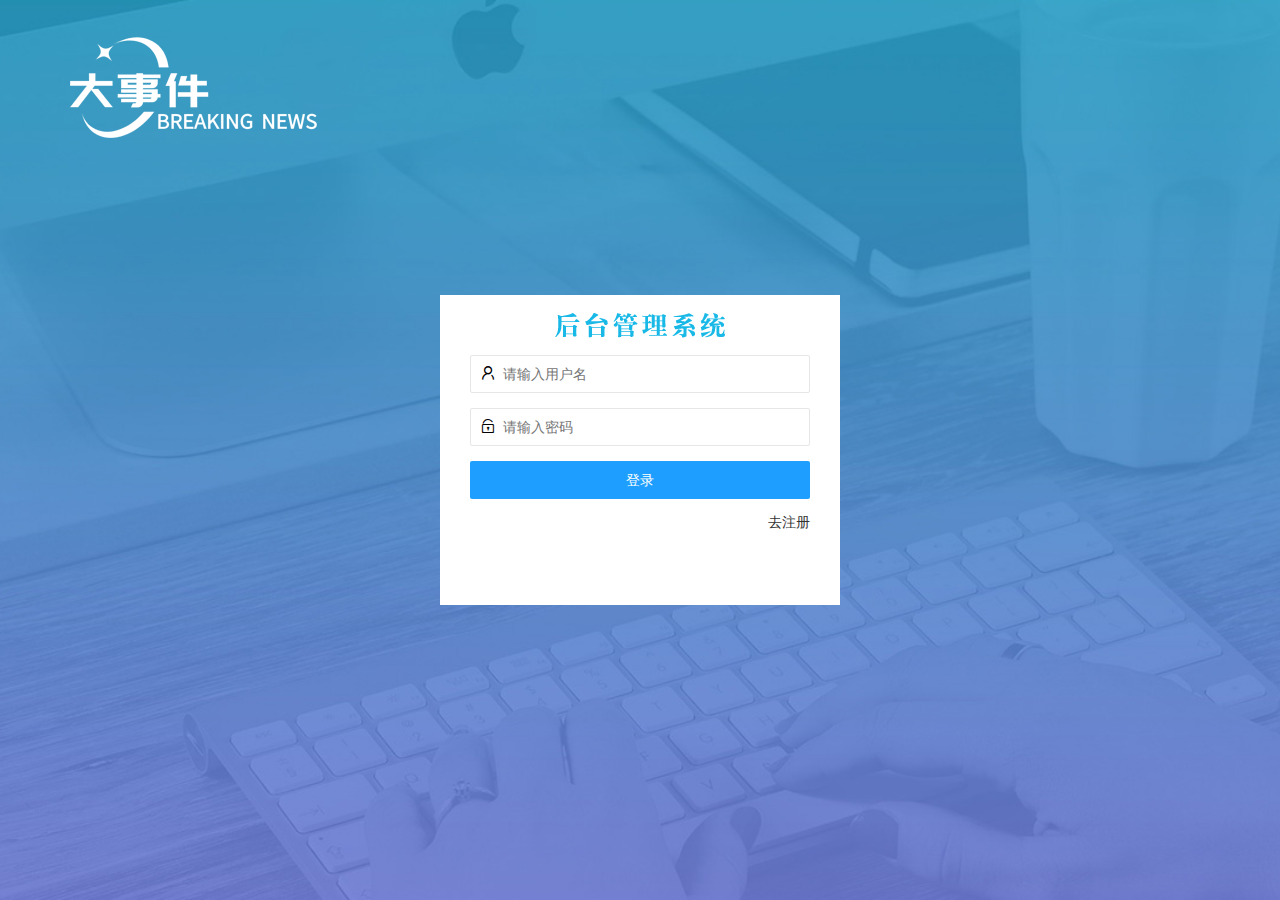
<file: login.html>
<!DOCTYPE html>
<html lang="en">

<head>
    <meta charset="UTF-8">
    <meta name="viewport" content="width=device-width, initial-scale=1.0">
    <title>大事件-注册登陆</title>
    <!-- 引入layui样式 -->
    <link rel="stylesheet" href="/assets/lib/layui/css/layui.css">
    <!-- 引入自定义样式 -->
    <link rel="stylesheet" href="/assets/css/login.css">
</head>

<body>
    <!-- logo -->
    <div class="layui-main logo">
        <img src="/assets/images/logo2.png" alt="" />
    </div>
    <!-- login面板 -->
    <div class="login-box">
        <!-- 标题 -->
        <div class="loginbox-tittle"></div>

        <!-- login -->
        <div class="login">
            <!-- 登录的表单 -->
            <form class="layui-form" id="form_login">
                <div class="layui-form-item">
                    <i class="layui-icon layui-icon-username"></i>
                    <input type="text" name="username" required lay-verify="required" placeholder="请输入用户名"
                        autocomplete="off" class="layui-input" />
                </div>
                <div class="layui-form-item">
                    <i class="layui-icon layui-icon-password"></i>
                    <input type="password" name="password" required lay-verify="required|pwd" placeholder="请输入密码"
                        autocomplete="off" class="layui-input" />
                </div>
                <div class="layui-form-item">
                    <button class="layui-btn layui-btn-fluid layui-btn-normal" lay-submit>登录</button>
                </div>
                <div class="layui-form-item link">
                    <a href="javascript:;" id="to_reg">去注册</a>
                </div>
            </form>
        </div>

        <!-- reg -->
        <div class="reg">
            <!-- 注册的表单 -->
            <form class="layui-form" id="form_reg">
                <div class="layui-form-item">
                    <i class="layui-icon layui-icon-username"></i>
                    <input type="text" name="username" required lay-verify="required" placeholder="请输入用户名"
                        autocomplete="off" class="layui-input" />
                </div>
                <div class="layui-form-item">
                    <i class="layui-icon layui-icon-password"></i>
                    <input type="password" name="password" required lay-verify="required|pwd" placeholder="请输入密码"
                        autocomplete="off" class="layui-input" />
                </div>
                <div class="layui-form-item">
                    <i class="layui-icon layui-icon-password"></i>
                    <input type="password" name="repassword" required lay-verify="required|pwd|repwd"
                        placeholder="请再次确认密码" autocomplete="off" class="layui-input" />
                </div>
                <div class="layui-form-item">
                    <button class="layui-btn layui-btn-fluid layui-btn-normal" lay-submit>注册</button>
                </div>
                <div class="layui-form-item link">
                    <a href="javascript:;" id="to_log">去登录</a>
                </div>
            </form>
        </div>
    </div>


    <!-- 引入 layui JS -->
    <script src="/assets/lib/layui/layui.all.js"></script>
    <!-- 引入 jQuery -->
    <script src="/assets/lib/jquery.js"></script>
    <!-- 引入 基于jQuery的 自封装的 baseAPI.js -->
    <script src="/assets/js/baseAPI.js"></script>
    <!-- 引入 自定义js -->
    <script src="/assets/js/login.js"></script>
</body>

</html>
</file>
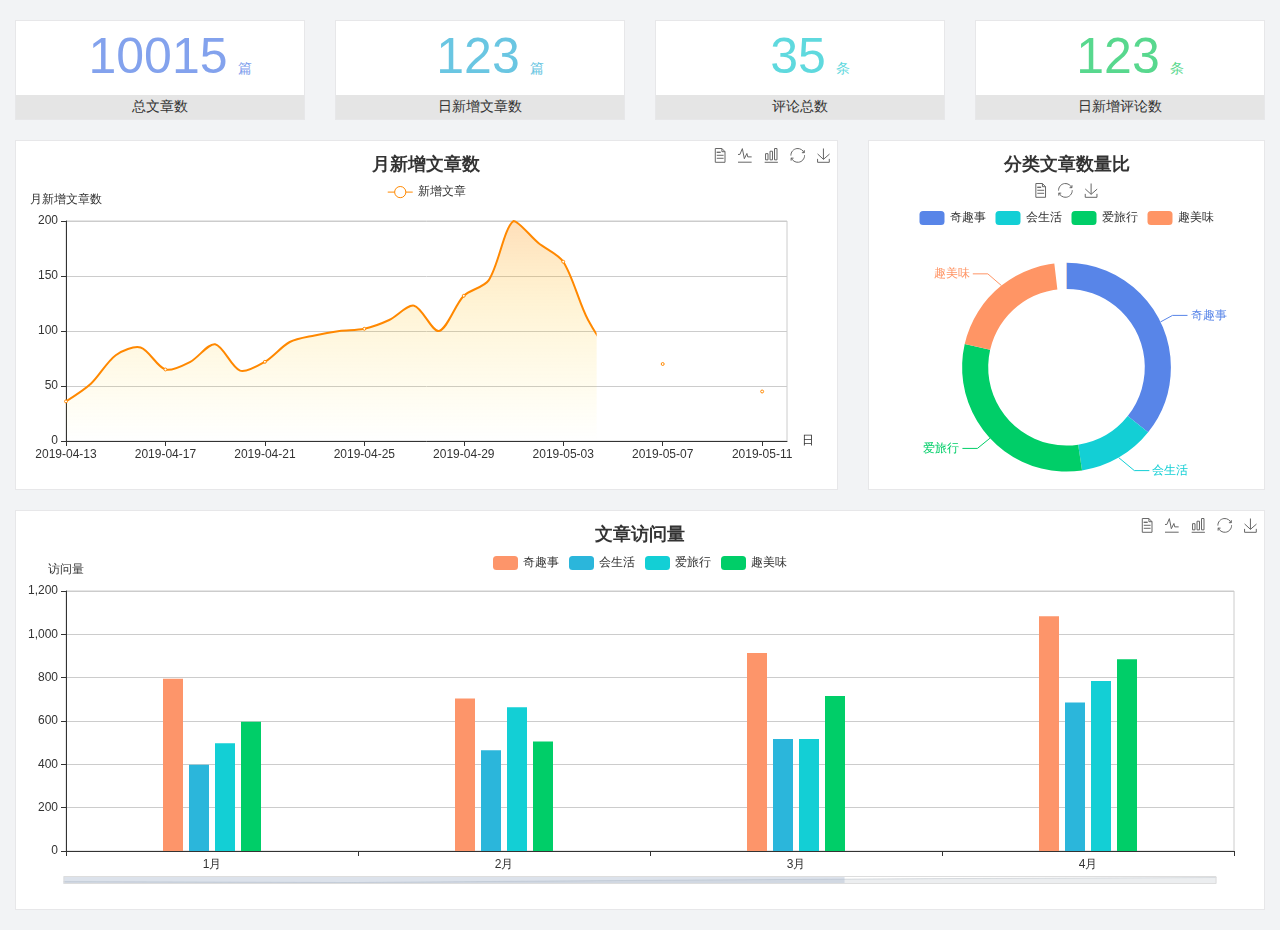
<file: home/dashboard.html>
<!DOCTYPE html>
<html lang="en">

<head>
  <meta charset="UTF-8">
  <meta name="viewport" content="width=device-width, initial-scale=1.0">
  <meta http-equiv="X-UA-Compatible" content="ie=edge">
  <title>图表统计</title>
  <link rel="stylesheet" href="../../assets/lib/bootstrap.css" />
  <link rel="stylesheet" href="../../assets/lib/main.css" />
  <script src="../../assets/lib/jquery.js"></script>
  <script type="text/javascript" src="../../assets/lib/echarts.min.js"></script>
</head>

<body>
  <div class="container-fluid">
    <div class="row spannel_list">
      <div class="col-sm-3 col-xs-6">
        <div class="spannel">
          <em>10015</em><span>篇</span>
          <b>总文章数</b>
        </div>
      </div>
      <div class="col-sm-3 col-xs-6">
        <div class="spannel scolor01">
          <em>123</em><span>篇</span>
          <b>日新增文章数</b>
        </div>
      </div>
      <div class="col-sm-3 col-xs-6">
        <div class="spannel scolor02">
          <em>35</em><span>条</span>
          <b>评论总数</b>
        </div>
      </div>
      <div class="col-sm-3 col-xs-6">
        <div class="spannel scolor03">
          <em>123</em><span>条</span>
          <b>日新增评论数</b>
        </div>
      </div>
    </div>
  </div>

  <div class="container-fluid">
    <div class="row curve-pie">
      <div class="col-lg-8 col-md-8">
        <div class="gragh_pannel" id="curve_show"></div>
      </div>
      <div class="col-lg-4 col-md-4">
        <div class="gragh_pannel" id="pie_show"></div>
      </div>
    </div>
  </div>

  <div class="container-fluid">
    <div class="column_pannel" id="column_show"></div>
  </div>

  <script>
    var oChart = echarts.init(document.getElementById('curve_show'));
    var aList_all = [
      { 'count': 36, 'date': '2019-04-13' },
      { 'count': 52, 'date': '2019-04-14' },
      { 'count': 78, 'date': '2019-04-15' },
      { 'count': 85, 'date': '2019-04-16' },
      { 'count': 65, 'date': '2019-04-17' },
      { 'count': 72, 'date': '2019-04-18' },
      { 'count': 88, 'date': '2019-04-19' },
      { 'count': 64, 'date': '2019-04-20' },
      { 'count': 72, 'date': '2019-04-21' },
      { 'count': 90, 'date': '2019-04-22' },
      { 'count': 96, 'date': '2019-04-23' },
      { 'count': 100, 'date': '2019-04-24' },
      { 'count': 102, 'date': '2019-04-25' },
      { 'count': 110, 'date': '2019-04-26' },
      { 'count': 123, 'date': '2019-04-27' },
      { 'count': 100, 'date': '2019-04-28' },
      { 'count': 132, 'date': '2019-04-29' },
      { 'count': 146, 'date': '2019-04-30' },
      { 'count': 200, 'date': '2019-05-01' },
      { 'count': 180, 'date': '2019-05-02' },
      { 'count': 163, 'date': '2019-05-03' },
      { 'count': 110, 'date': '2019-05-04' },
      { 'count': 80, 'date': '2019-05-05' },
      { 'count': 82, 'date': '2019-05-06' },
      { 'count': 70, 'date': '2019-05-07' },
      { 'count': 65, 'date': '2019-05-08' },
      { 'count': 54, 'date': '2019-05-09' },
      { 'count': 40, 'date': '2019-05-10' },
      { 'count': 45, 'date': '2019-05-11' },
      { 'count': 38, 'date': '2019-05-12' },
    ];

    let aCount = [];
    let aDate = [];

    for (var i = 0; i < aList_all.length; i++) {
      aCount.push(aList_all[i].count);
      aDate.push(aList_all[i].date);
    }

    var chartopt = {
      title: {
        text: '月新增文章数',
        left: 'center',
        top: '10'
      },
      tooltip: {
        trigger: 'axis'
      },
      legend: {
        data: ['新增文章'],
        top: '40'
      },
      toolbox: {
        show: true,
        feature: {
          mark: { show: true },
          dataView: { show: true, readOnly: false },
          magicType: { show: true, type: ['line', 'bar'] },
          restore: { show: true },
          saveAsImage: { show: true }
        }
      },
      calculable: true,
      xAxis: [
        {
          name: '日',
          type: 'category',
          boundaryGap: false,
          data: aDate
        }
      ],
      yAxis: [
        {
          name: '月新增文章数',
          type: 'value'
        }
      ],
      series: [
        {
          name: '新增文章',
          type: 'line',
          smooth: true,
          itemStyle: { normal: { areaStyle: { type: 'default' }, color: '#f80' }, lineStyle: { color: '#f80' } },
          data: aCount
        }],
      areaStyle: {
        normal: {
          color: new echarts.graphic.LinearGradient(0, 0, 0, 1, [{
            offset: 0,
            color: 'rgba(255,136,0,0.39)'
          }, {
            offset: .34,
            color: 'rgba(255,180,0,0.25)'
          }, {
            offset: 1,
            color: 'rgba(255,222,0,0.00)'
          }])

        }
      },
      grid: {
        show: true,
        x: 50,
        x2: 50,
        y: 80,
        height: 220
      }
    };

    oChart.setOption(chartopt);


    var oPie = echarts.init(document.getElementById('pie_show'));
    var oPieopt =
    {
      title: {
        top: 10,
        text: '分类文章数量比',
        x: 'center'
      },
      tooltip: {
        trigger: 'item',
        formatter: "{a} <br/>{b} : {c} ({d}%)"
      },
      color: ['#5885e8', '#13cfd5', '#00ce68', '#ff9565'],
      legend: {
        x: 'center',
        top: 65,
        data: ['奇趣事', '会生活', '爱旅行', '趣美味']
      },
      toolbox: {
        show: true,
        x: 'center',
        top: 35,
        feature: {
          mark: { show: true },
          dataView: { show: true, readOnly: false },
          magicType: {
            show: true,
            type: ['pie', 'funnel'],
            option: {
              funnel: {
                x: '25%',
                width: '50%',
                funnelAlign: 'left',
                max: 1548
              }
            }
          },
          restore: { show: true },
          saveAsImage: { show: true }
        }
      },
      calculable: true,
      series: [
        {
          name: '访问来源',
          type: 'pie',
          radius: ['45%', '60%'],
          center: ['50%', '65%'],
          data: [
            { value: 300, name: '奇趣事' },
            { value: 100, name: '会生活' },
            { value: 260, name: '爱旅行' },
            { value: 180, name: '趣美味' }
          ]
        }
      ]
    };
    oPie.setOption(oPieopt);



    var oColumn = this.echarts.init(document.getElementById('column_show'));
    var oColumnopt =
    {
      title: {
        text: '文章访问量',
        left: 'center',
        top: '10'
      },
      tooltip: {
        trigger: 'axis'
      },
      legend: {
        data: ['奇趣事', '会生活', '爱旅行', '趣美味'],
        top: '40'
      },
      toolbox: {
        show: true,
        feature: {
          mark: { show: true },
          dataView: { show: true, readOnly: false },
          magicType: { show: true, type: ['line', 'bar'] },
          restore: { show: true },
          saveAsImage: { show: true }
        }
      },
      calculable: true,
      xAxis: [
        {
          type: 'category',
          data: ['1月', '2月', '3月', '4月', '5月']
        }
      ],
      yAxis: [
        {
          name: '访问量',
          type: 'value'
        }
      ],
      series: [
        {
          name: '奇趣事',
          type: 'bar',
          barWidth: 20,
          itemStyle: {
            normal: { areaStyle: { type: 'default' }, color: '#fd956a' }
          },
          data: [800, 708, 920, 1090, 1200]
        },
        {
          name: '会生活',
          type: 'bar',
          barWidth: 20,
          itemStyle: {
            normal: { areaStyle: { type: 'default' }, color: '#2bb6db' }
          },
          data: [400, 468, 520, 690, 800]
        },
        {
          name: '爱旅行',
          type: 'bar',
          barWidth: 20,
          itemStyle: {
            normal: { areaStyle: { type: 'default' }, color: '#13cfd5' }
          },
          data: [500, 668, 520, 790, 900]
        },
        {
          name: '趣美味',
          type: 'bar',
          barWidth: 20,
          itemStyle: {
            normal: { areaStyle: { type: 'default' }, color: '#00ce68' }
          },
          data: [600, 508, 720, 890, 1000]
        }
      ],
      grid: {
        show: true,
        x: 50,
        x2: 30,
        y: 80,
        height: 260
      },
      dataZoom: [//给x轴设置滚动条
        {
          start: 0,//默认为0
          end: 100 - 1000 / 31,//默认为100
          type: 'slider',
          show: true,
          xAxisIndex: [0],
          handleSize: 0,//滑动条的 左右2个滑动条的大小
          height: 8,//组件高度
          left: 45, //左边的距离
          right: 50,//右边的距离
          bottom: 26,//右边的距离
          handleColor: '#ddd',//h滑动图标的颜色
          handleStyle: {
            borderColor: "#cacaca",
            borderWidth: "1",
            shadowBlur: 2,
            background: "#ddd",
            shadowColor: "#ddd",
          }
        }]
    };
    oColumn.setOption(oColumnopt);
  </script>
</body>

</html>
</file>
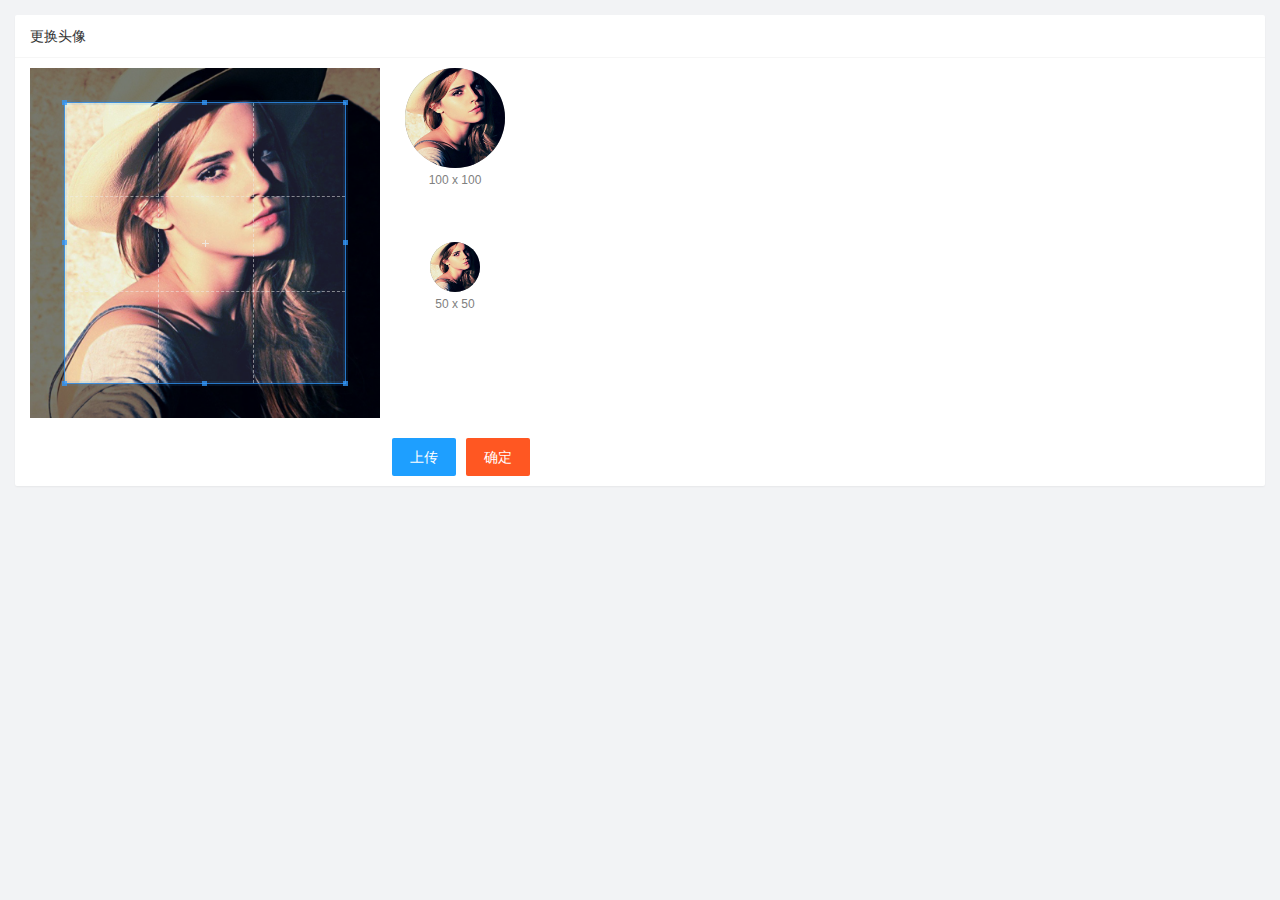
<file: user/userAvatar.html>
<!DOCTYPE html>
<html lang="en">

<head>
    <meta charset="UTF-8">
    <meta name="viewport" content="width=device-width, initial-scale=1.0">
    <title>更换头像</title>
    <!-- 引入 layui.css -->
    <link rel="stylesheet" href="/assets/lib/layui/css/layui.css">
    <!-- 引入 cropper.css -->
    <link rel="stylesheet" href="/assets/lib/cropper/cropper.css">
    <!-- 引入自定义css -->
    <link rel="stylesheet" href="/assets/css/user/useravatar.css">
</head>

<body>
    <!-- 卡片区域 -->
    <div class="layui-card">
        <div class="layui-card-header">更换头像</div>
        <div class="layui-card-body">
            <!-- 第一行的图片裁剪和预览区域 -->
            <div class="row1">
                <!-- 图片裁剪区域 -->
                <div class="cropper-box">
                    <!-- 这个 img 标签很重要，将来会把它初始化为裁剪区域 -->
                    <img id="image" src="/assets/images/sample.jpg" />
                </div>
                <!-- 图片的预览区域 -->
                <div class="preview-box">
                    <div>
                        <!-- 宽高为 100px 的预览区域 -->
                        <div class="img-preview w100"></div>
                        <p class="size">100 x 100</p>
                    </div>
                    <div>
                        <!-- 宽高为 50px 的预览区域 -->
                        <div class="img-preview w50"></div>
                        <p class="size">50 x 50</p>
                    </div>
                </div>
            </div>

            <!-- 第二行的按钮区域 -->
            <div class="row2">
                <!-- accept 属性可以指定允许用户选择什么类型的文件 -->
                <input type="file" id="file" accept="image/png,image/jpeg" />
                <button type="button" class="layui-btn layui-btn-normal" id="btnChoseImg">上传</button>
                <button type="button" class="layui-btn layui-btn-danger" id="btnUpload">确定</button>
            </div>
        </div>
    </div>




    <!-- 引入 layui.js -->
    <script src='/assets/lib/layui/layui.all.js'></script>
    <!-- 引入 jQuery -->
    <script src='/assets/lib/jquery.js'></script>
    <!-- cropper相关js -->
    <script src="/assets/lib/cropper/Cropper.js"></script>
    <script src="/assets/lib/cropper/jquery-cropper.js"></script>
    <!-- 引入自定义baseAPI -->
    <script src='/assets/js/baseAPI.js'></script>
    <!-- 引入自定义js -->
    <script src="/assets/js/user/useravatar.js"></script>
</body>

</html>
</file>
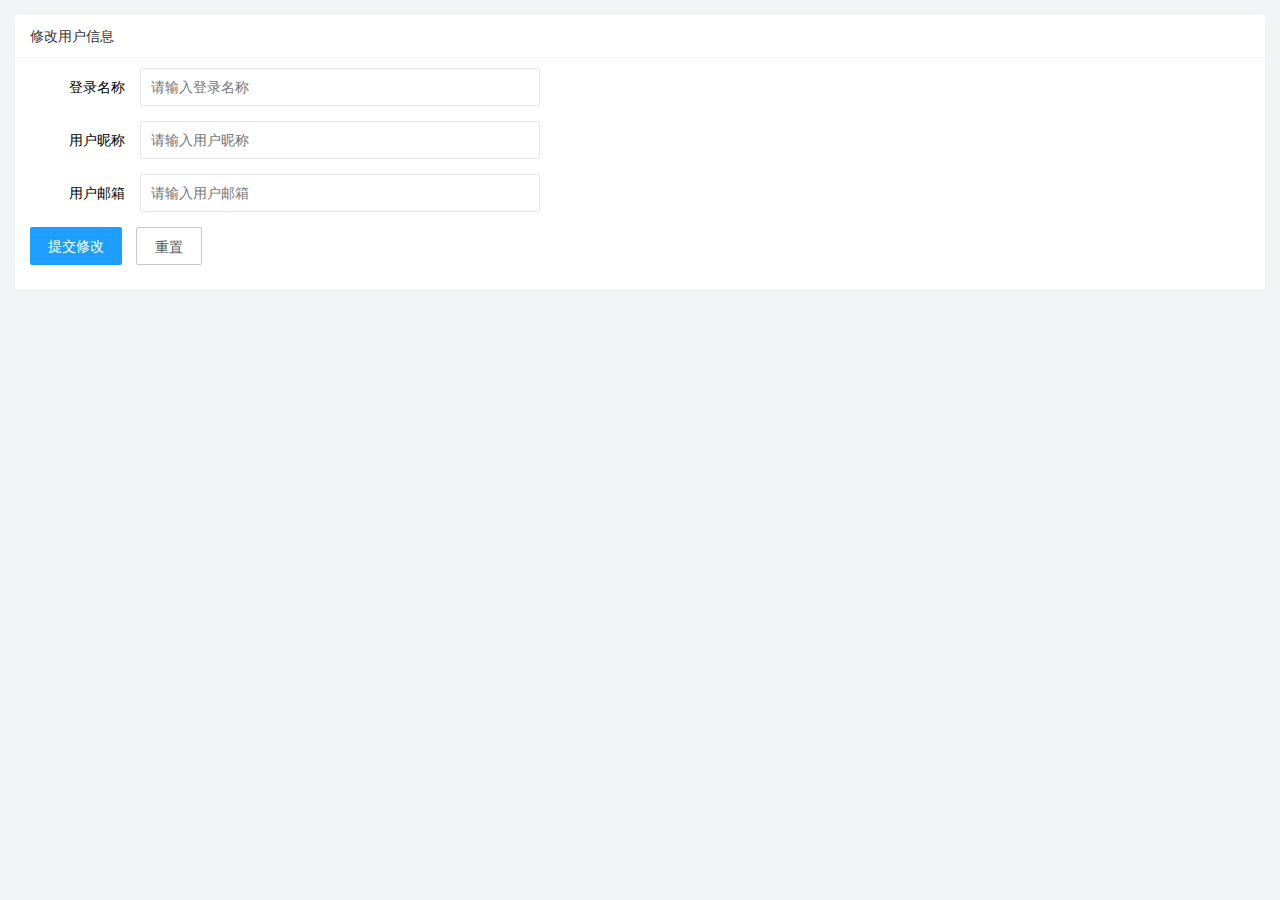
<file: user/userInfo.html>
<!DOCTYPE html>
<html lang="en">

<head>
    <meta charset="UTF-8">
    <meta name="viewport" content="width=device-width, initial-scale=1.0">
    <title>用户信息</title>
    <!-- 引入 layui.css -->
    <link rel="stylesheet" href="/assets/lib/layui/css/layui.css">
    <!-- 引入 userinfo.css  -->
    <link rel="stylesheet" href="/assets/css/user/userinfo.css">
</head>

<body>
    <!-- 卡片区域 -->
    <div class="layui-card">
        <div class="layui-card-header">修改用户信息</div>

        <div class="layui-card-body">
            <!-- form表单域 -->
            <form class="layui-form" lay-filter="formUserInfo">
                <!-- 隐藏域,用来存 res.data 里ID属性的值 -->
                <input type="hidden" name="id" value="" />

                <div class="layui-form-item">
                    <label class="layui-form-label">登录名称</label>
                    <div class="layui-input-block">
                        <input type="text" name="username" required lay-verify="required" placeholder="请输入登录名称"
                            autocomplete="off" class="layui-input" readonly />
                    </div>
                </div>
                <div class="layui-form-item">
                    <label class="layui-form-label">用户昵称</label>
                    <div class="layui-input-block">
                        <input type="text" name="nickname" required lay-verify="required|nickname" placeholder="请输入用户昵称"
                            autocomplete="off" class="layui-input" />
                    </div>
                </div>
                <div class="layui-form-item">
                    <label class="layui-form-label">用户邮箱</label>
                    <div class="layui-input-block">
                        <input type="text" name="email" required lay-verify="required|email" placeholder="请输入用户邮箱"
                            autocomplete="off" class="layui-input" />
                    </div>
                </div>
                <div class="layui-form-item">
                    <button class="layui-btn layui-btn-normal" lay-submit>提交修改</button>
                    <button type="reset" id="btnReset" class="layui-btn layui-btn-primary">重置</button>
                </div>
            </form>
        </div>
    </div>



    <!-- 引入 layui.js -->
    <script src='/assets/lib/layui/layui.all.js'></script>
    <!-- 引入 jQuery -->
    <script src='/assets/lib/jquery.js'></script>
    <!-- 引入自定义baseAPI -->
    <script src='/assets/js/baseAPI.js'></script>
    <!-- 引入 userinfo.js -->
    <script src="/assets/js/user/userinfo.js"></script>
</body>

</html>
</file>
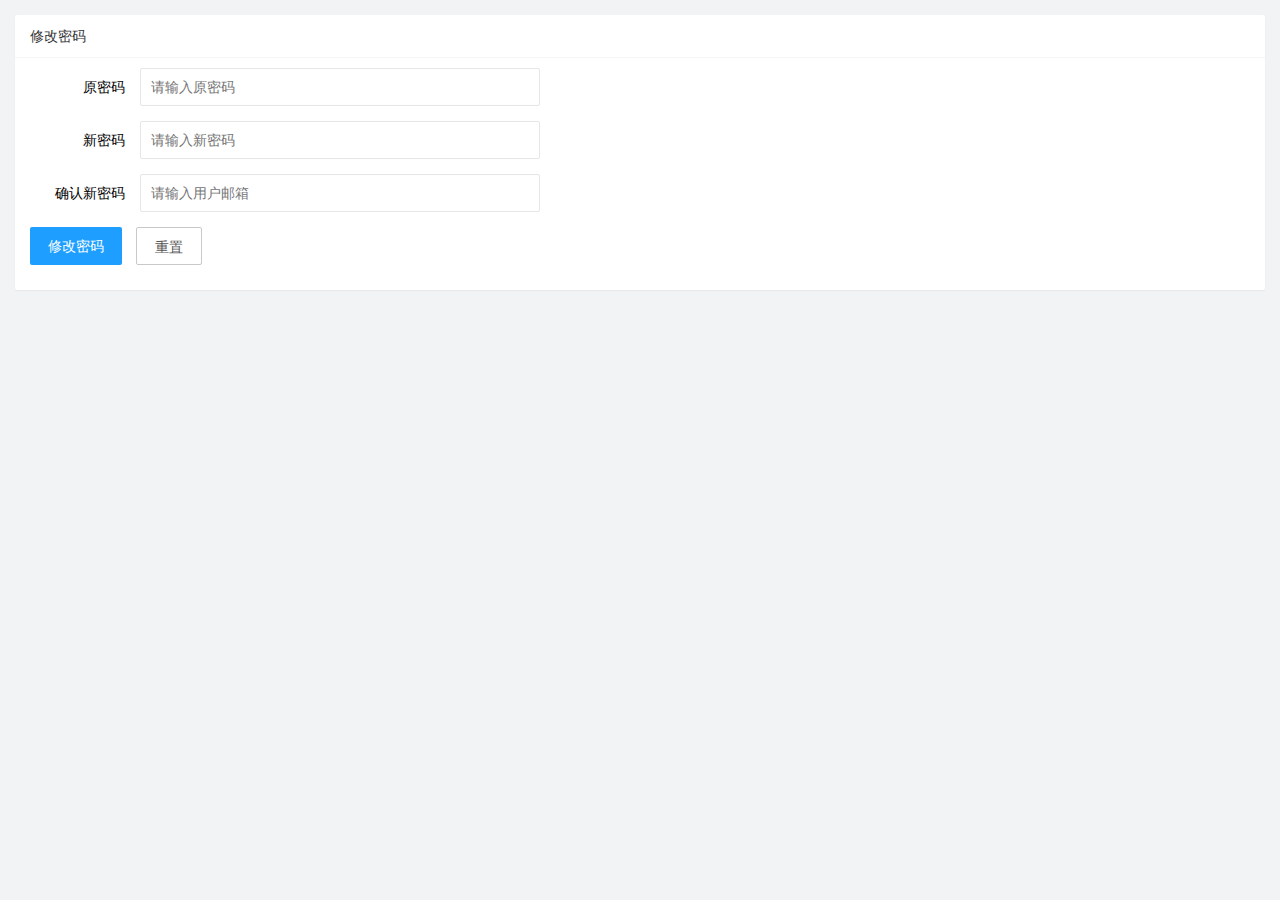
<file: user/userPwd.html>
<!DOCTYPE html>
<html lang="en">

<head>
    <meta charset="UTF-8">
    <meta name="viewport" content="width=device-width, initial-scale=1.0">
    <title>重置密码</title>
    <!-- 引入 layui.css -->
    <link rel="stylesheet" href="/assets/lib/layui/css/layui.css">
    <!-- 引入 userinfo.css  -->
    <link rel="stylesheet" href="/assets/css/user/userpwd.css">
</head>

<body>
    <!-- 卡片区域 -->
    <div class="layui-card">
        <div class="layui-card-header">修改密码</div>

        <div class="layui-card-body">
            <!-- form表单域 -->
            <form class="layui-form" lay-filter="formUserInfo">
                <!-- 隐藏域,用来存 res.data 里ID属性的值 -->
                <input type="hidden" name="id" value="" />

                <div class="layui-form-item">
                    <label class="layui-form-label">原密码</label>
                    <div class="layui-input-block">
                        <input type="password" name="oldPwd" required lay-verify="required|pwd" placeholder="请输入原密码"
                            autocomplete="off" class="layui-input" />
                    </div>
                </div>
                <div class="layui-form-item">
                    <label class="layui-form-label">新密码</label>
                    <div class="layui-input-block">
                        <input type="password" name="newPwd" required lay-verify="required|pwd|samePwd"
                            placeholder="请输入新密码" autocomplete="off" class="layui-input" />
                    </div>
                </div>
                <div class="layui-form-item">
                    <label class="layui-form-label">确认新密码</label>
                    <div class="layui-input-block">
                        <input type="password" name="rePwd" required lay-verify="required|pwd|rePwd"
                            placeholder="请输入用户邮箱" autocomplete="off" class="layui-input" />
                    </div>
                </div>
                <div class="layui-form-item">
                    <button class="layui-btn layui-btn-normal" lay-submit>修改密码</button>
                    <button type="reset" id="btnReset" class="layui-btn layui-btn-primary">重置</button>
                </div>
            </form>
        </div>
    </div>



    <!-- 引入 layui.js -->
    <script src='/assets/lib/layui/layui.all.js'></script>
    <!-- 引入 jQuery -->
    <script src='/assets/lib/jquery.js'></script>
    <!-- 引入自定义baseAPI -->
    <script src='/assets/js/baseAPI.js'></script>
    <!-- 引入 userinfo.js -->
    <script src="/assets/js/user/userpwd.js"></script>
</body>

</html>
</file>
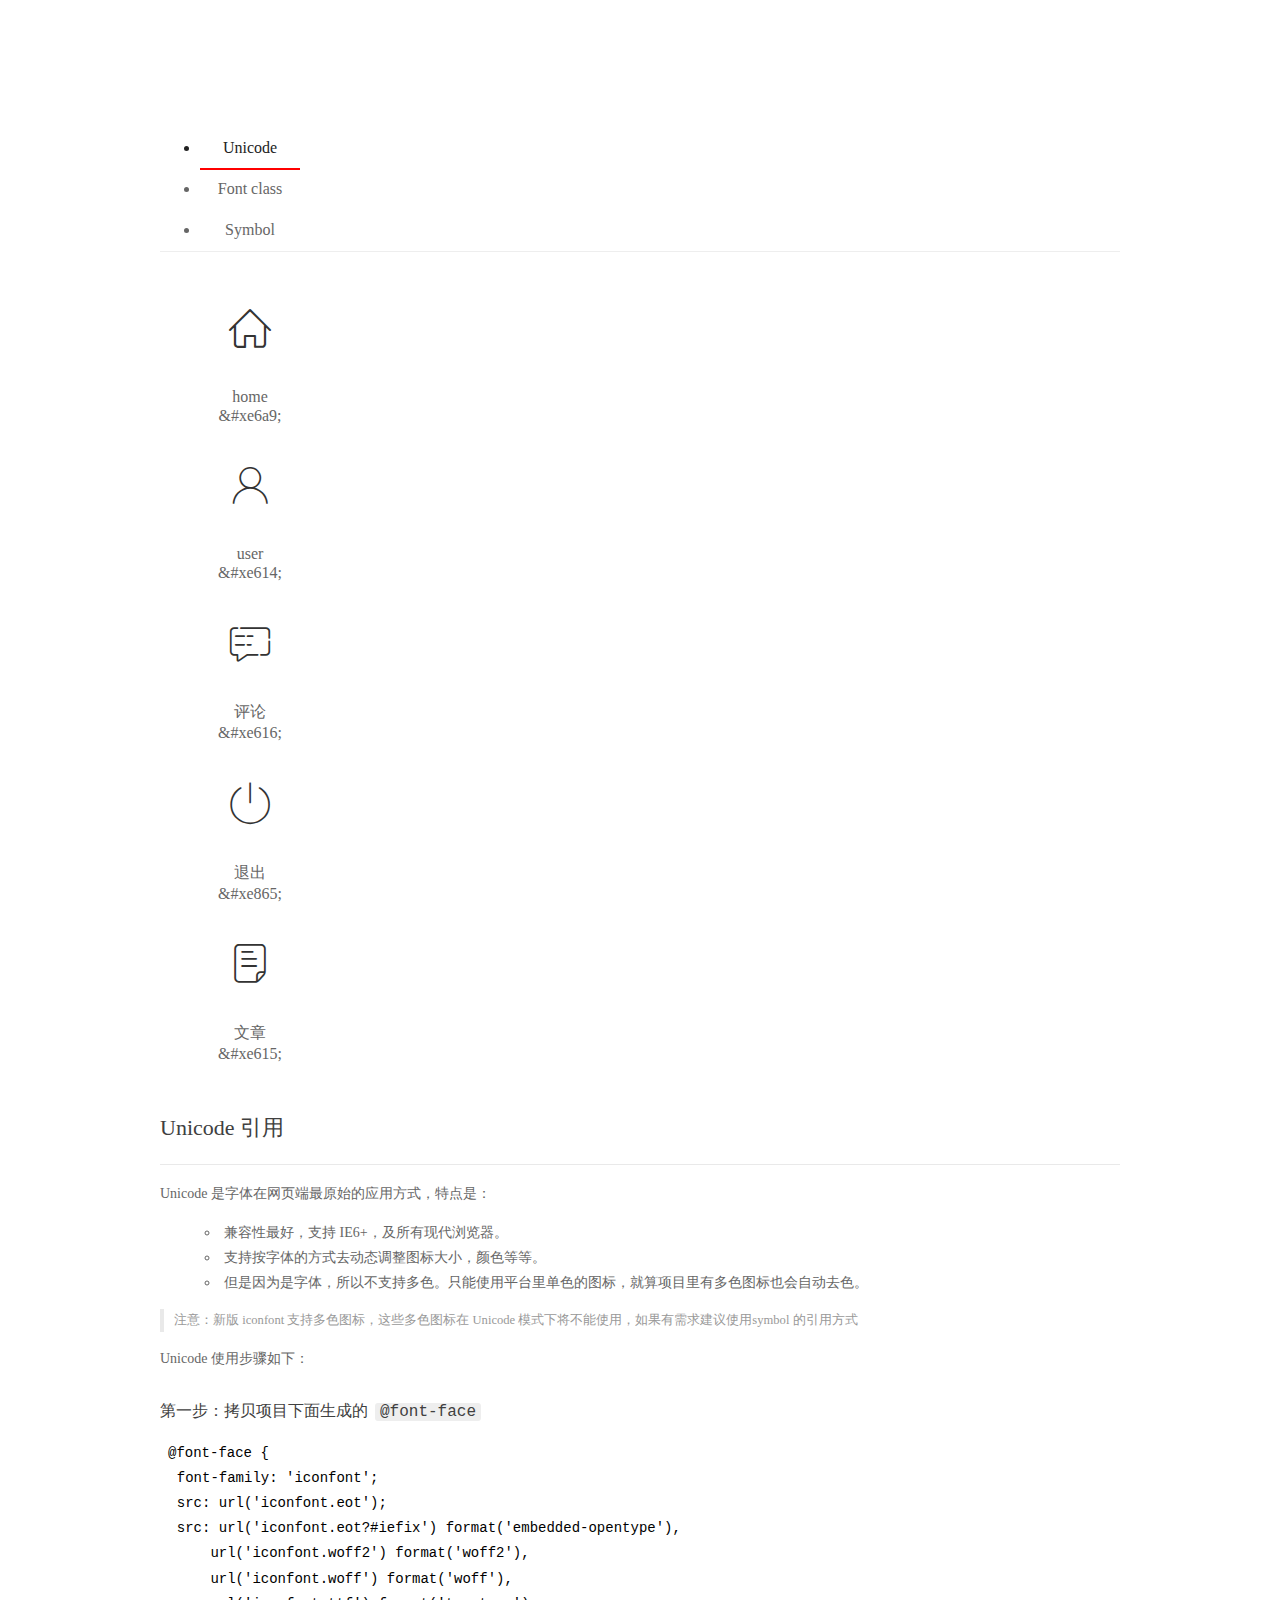
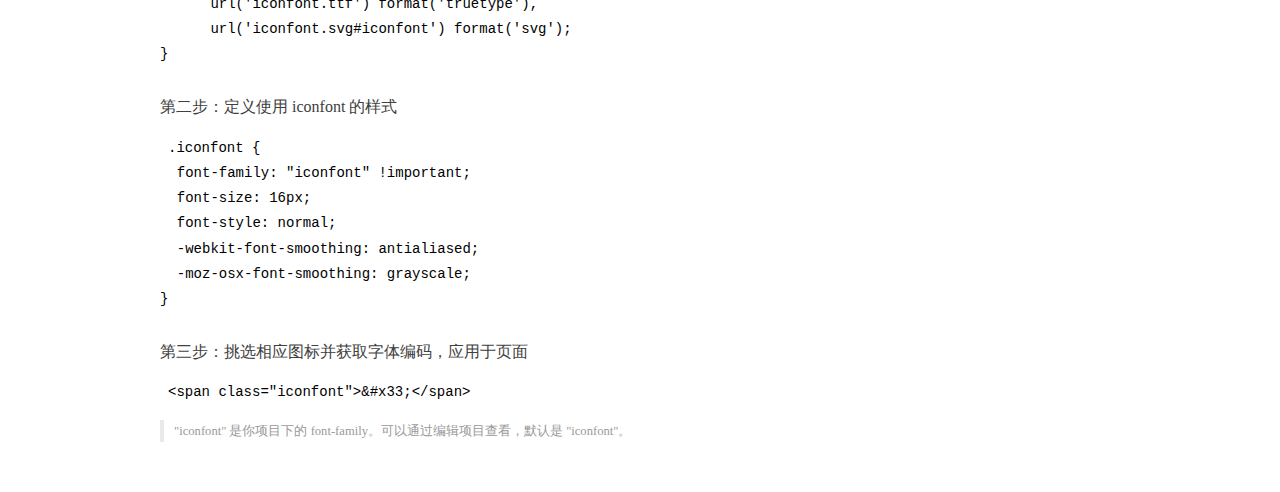
<file: assets/fonts/demo_index.html>
<!DOCTYPE html>
<html>
<head>
  <meta charset="utf-8"/>
  <title>IconFont Demo</title>
  <link rel="shortcut icon" href="https://gtms04.alicdn.com/tps/i4/TB1_oz6GVXXXXaFXpXXJDFnIXXX-64-64.ico" type="image/x-icon"/>
  <link rel="stylesheet" href="https://g.alicdn.com/thx/cube/1.3.2/cube.min.css">
  <link rel="stylesheet" href="demo.css">
  <link rel="stylesheet" href="iconfont.css">
  <script src="iconfont.js"></script>
  <!-- jQuery -->
  <script src="https://a1.alicdn.com/oss/uploads/2018/12/26/7bfddb60-08e8-11e9-9b04-53e73bb6408b.js"></script>
  <!-- 代码高亮 -->
  <script src="https://a1.alicdn.com/oss/uploads/2018/12/26/a3f714d0-08e6-11e9-8a15-ebf944d7534c.js"></script>
</head>
<body>
  <div class="main">
    <h1 class="logo"><a href="https://www.iconfont.cn/" title="iconfont 首页" target="_blank">&#xe86b;</a></h1>
    <div class="nav-tabs">
      <ul id="tabs" class="dib-box">
        <li class="dib active"><span>Unicode</span></li>
        <li class="dib"><span>Font class</span></li>
        <li class="dib"><span>Symbol</span></li>
      </ul>
      
    </div>
    <div class="tab-container">
      <div class="content unicode" style="display: block;">
          <ul class="icon_lists dib-box">
          
            <li class="dib">
              <span class="icon iconfont">&#xe6a9;</span>
                <div class="name">home</div>
                <div class="code-name">&amp;#xe6a9;</div>
              </li>
          
            <li class="dib">
              <span class="icon iconfont">&#xe614;</span>
                <div class="name">user</div>
                <div class="code-name">&amp;#xe614;</div>
              </li>
          
            <li class="dib">
              <span class="icon iconfont">&#xe616;</span>
                <div class="name">评论</div>
                <div class="code-name">&amp;#xe616;</div>
              </li>
          
            <li class="dib">
              <span class="icon iconfont">&#xe865;</span>
                <div class="name">退出</div>
                <div class="code-name">&amp;#xe865;</div>
              </li>
          
            <li class="dib">
              <span class="icon iconfont">&#xe615;</span>
                <div class="name">文章</div>
                <div class="code-name">&amp;#xe615;</div>
              </li>
          
          </ul>
          <div class="article markdown">
          <h2 id="unicode-">Unicode 引用</h2>
          <hr>

          <p>Unicode 是字体在网页端最原始的应用方式，特点是：</p>
          <ul>
            <li>兼容性最好，支持 IE6+，及所有现代浏览器。</li>
            <li>支持按字体的方式去动态调整图标大小，颜色等等。</li>
            <li>但是因为是字体，所以不支持多色。只能使用平台里单色的图标，就算项目里有多色图标也会自动去色。</li>
          </ul>
          <blockquote>
            <p>注意：新版 iconfont 支持多色图标，这些多色图标在 Unicode 模式下将不能使用，如果有需求建议使用symbol 的引用方式</p>
          </blockquote>
          <p>Unicode 使用步骤如下：</p>
          <h3 id="-font-face">第一步：拷贝项目下面生成的 <code>@font-face</code></h3>
<pre><code class="language-css"
>@font-face {
  font-family: 'iconfont';
  src: url('iconfont.eot');
  src: url('iconfont.eot?#iefix') format('embedded-opentype'),
      url('iconfont.woff2') format('woff2'),
      url('iconfont.woff') format('woff'),
      url('iconfont.ttf') format('truetype'),
      url('iconfont.svg#iconfont') format('svg');
}
</code></pre>
          <h3 id="-iconfont-">第二步：定义使用 iconfont 的样式</h3>
<pre><code class="language-css"
>.iconfont {
  font-family: "iconfont" !important;
  font-size: 16px;
  font-style: normal;
  -webkit-font-smoothing: antialiased;
  -moz-osx-font-smoothing: grayscale;
}
</code></pre>
          <h3 id="-">第三步：挑选相应图标并获取字体编码，应用于页面</h3>
<pre>
<code class="language-html"
>&lt;span class="iconfont"&gt;&amp;#x33;&lt;/span&gt;
</code></pre>
          <blockquote>
            <p>"iconfont" 是你项目下的 font-family。可以通过编辑项目查看，默认是 "iconfont"。</p>
          </blockquote>
          </div>
      </div>
      <div class="content font-class">
        <ul class="icon_lists dib-box">
          
          <li class="dib">
            <span class="icon iconfont icon-home"></span>
            <div class="name">
              home
            </div>
            <div class="code-name">.icon-home
            </div>
          </li>
          
          <li class="dib">
            <span class="icon iconfont icon-user"></span>
            <div class="name">
              user
            </div>
            <div class="code-name">.icon-user
            </div>
          </li>
          
          <li class="dib">
            <span class="icon iconfont icon-pinglun"></span>
            <div class="name">
              评论
            </div>
            <div class="code-name">.icon-pinglun
            </div>
          </li>
          
          <li class="dib">
            <span class="icon iconfont icon-tuichu"></span>
            <div class="name">
              退出
            </div>
            <div class="code-name">.icon-tuichu
            </div>
          </li>
          
          <li class="dib">
            <span class="icon iconfont icon-16"></span>
            <div class="name">
              文章
            </div>
            <div class="code-name">.icon-16
            </div>
          </li>
          
        </ul>
        <div class="article markdown">
        <h2 id="font-class-">font-class 引用</h2>
        <hr>

        <p>font-class 是 Unicode 使用方式的一种变种，主要是解决 Unicode 书写不直观，语意不明确的问题。</p>
        <p>与 Unicode 使用方式相比，具有如下特点：</p>
        <ul>
          <li>兼容性良好，支持 IE8+，及所有现代浏览器。</li>
          <li>相比于 Unicode 语意明确，书写更直观。可以很容易分辨这个 icon 是什么。</li>
          <li>因为使用 class 来定义图标，所以当要替换图标时，只需要修改 class 里面的 Unicode 引用。</li>
          <li>不过因为本质上还是使用的字体，所以多色图标还是不支持的。</li>
        </ul>
        <p>使用步骤如下：</p>
        <h3 id="-fontclass-">第一步：引入项目下面生成的 fontclass 代码：</h3>
<pre><code class="language-html">&lt;link rel="stylesheet" href="./iconfont.css"&gt;
</code></pre>
        <h3 id="-">第二步：挑选相应图标并获取类名，应用于页面：</h3>
<pre><code class="language-html">&lt;span class="iconfont icon-xxx"&gt;&lt;/span&gt;
</code></pre>
        <blockquote>
          <p>"
            iconfont" 是你项目下的 font-family。可以通过编辑项目查看，默认是 "iconfont"。</p>
        </blockquote>
      </div>
      </div>
      <div class="content symbol">
          <ul class="icon_lists dib-box">
          
            <li class="dib">
                <svg class="icon svg-icon" aria-hidden="true">
                  <use xlink:href="#icon-home"></use>
                </svg>
                <div class="name">home</div>
                <div class="code-name">#icon-home</div>
            </li>
          
            <li class="dib">
                <svg class="icon svg-icon" aria-hidden="true">
                  <use xlink:href="#icon-user"></use>
                </svg>
                <div class="name">user</div>
                <div class="code-name">#icon-user</div>
            </li>
          
            <li class="dib">
                <svg class="icon svg-icon" aria-hidden="true">
                  <use xlink:href="#icon-pinglun"></use>
                </svg>
                <div class="name">评论</div>
                <div class="code-name">#icon-pinglun</div>
            </li>
          
            <li class="dib">
                <svg class="icon svg-icon" aria-hidden="true">
                  <use xlink:href="#icon-tuichu"></use>
                </svg>
                <div class="name">退出</div>
                <div class="code-name">#icon-tuichu</div>
            </li>
          
            <li class="dib">
                <svg class="icon svg-icon" aria-hidden="true">
                  <use xlink:href="#icon-16"></use>
                </svg>
                <div class="name">文章</div>
                <div class="code-name">#icon-16</div>
            </li>
          
          </ul>
          <div class="article markdown">
          <h2 id="symbol-">Symbol 引用</h2>
          <hr>

          <p>这是一种全新的使用方式，应该说这才是未来的主流，也是平台目前推荐的用法。相关介绍可以参考这篇<a href="">文章</a>
            这种用法其实是做了一个 SVG 的集合，与另外两种相比具有如下特点：</p>
          <ul>
            <li>支持多色图标了，不再受单色限制。</li>
            <li>通过一些技巧，支持像字体那样，通过 <code>font-size</code>, <code>color</code> 来调整样式。</li>
            <li>兼容性较差，支持 IE9+，及现代浏览器。</li>
            <li>浏览器渲染 SVG 的性能一般，还不如 png。</li>
          </ul>
          <p>使用步骤如下：</p>
          <h3 id="-symbol-">第一步：引入项目下面生成的 symbol 代码：</h3>
<pre><code class="language-html">&lt;script src="./iconfont.js"&gt;&lt;/script&gt;
</code></pre>
          <h3 id="-css-">第二步：加入通用 CSS 代码（引入一次就行）：</h3>
<pre><code class="language-html">&lt;style&gt;
.icon {
  width: 1em;
  height: 1em;
  vertical-align: -0.15em;
  fill: currentColor;
  overflow: hidden;
}
&lt;/style&gt;
</code></pre>
          <h3 id="-">第三步：挑选相应图标并获取类名，应用于页面：</h3>
<pre><code class="language-html">&lt;svg class="icon" aria-hidden="true"&gt;
  &lt;use xlink:href="#icon-xxx"&gt;&lt;/use&gt;
&lt;/svg&gt;
</code></pre>
          </div>
      </div>

    </div>
  </div>
  <script>
  $(document).ready(function () {
      $('.tab-container .content:first').show()

      $('#tabs li').click(function (e) {
        var tabContent = $('.tab-container .content')
        var index = $(this).index()

        if ($(this).hasClass('active')) {
          return
        } else {
          $('#tabs li').removeClass('active')
          $(this).addClass('active')

          tabContent.hide().eq(index).fadeIn()
        }
      })
    })
  </script>
</body>
</html>
</file>
<file: assets/lib/layui/css/layui.css>
/** layui-v2.5.5 MIT License By https://www.layui.com */
 .layui-inline,img{display:inline-block;vertical-align:middle}h1,h2,h3,h4,h5,h6{font-weight:400}.layui-edge,.layui-header,.layui-inline,.layui-main{position:relative}.layui-body,.layui-edge,.layui-elip{overflow:hidden}.layui-btn,.layui-edge,.layui-inline,img{vertical-align:middle}.layui-btn,.layui-disabled,.layui-icon,.layui-unselect{-moz-user-select:none;-webkit-user-select:none;-ms-user-select:none}.layui-elip,.layui-form-checkbox span,.layui-form-pane .layui-form-label{text-overflow:ellipsis;white-space:nowrap}.layui-breadcrumb,.layui-tree-btnGroup{visibility:hidden}blockquote,body,button,dd,div,dl,dt,form,h1,h2,h3,h4,h5,h6,input,li,ol,p,pre,td,textarea,th,ul{margin:0;padding:0;-webkit-tap-highlight-color:rgba(0,0,0,0)}a:active,a:hover{outline:0}img{border:none}li{list-style:none}table{border-collapse:collapse;border-spacing:0}h4,h5,h6{font-size:100%}button,input,optgroup,option,select,textarea{font-family:inherit;font-size:inherit;font-style:inherit;font-weight:inherit;outline:0}pre{white-space:pre-wrap;white-space:-moz-pre-wrap;white-space:-pre-wrap;white-space:-o-pre-wrap;word-wrap:break-word}body{line-height:24px;font:14px Helvetica Neue,Helvetica,PingFang SC,Tahoma,Arial,sans-serif}hr{height:1px;margin:10px 0;border:0;clear:both}a{color:#333;text-decoration:none}a:hover{color:#777}a cite{font-style:normal;*cursor:pointer}.layui-border-box,.layui-border-box *{box-sizing:border-box}.layui-box,.layui-box *{box-sizing:content-box}.layui-clear{clear:both;*zoom:1}.layui-clear:after{content:'\20';clear:both;*zoom:1;display:block;height:0}.layui-inline{*display:inline;*zoom:1}.layui-edge{display:inline-block;width:0;height:0;border-width:6px;border-style:dashed;border-color:transparent}.layui-edge-top{top:-4px;border-bottom-color:#999;border-bottom-style:solid}.layui-edge-right{border-left-color:#999;border-left-style:solid}.layui-edge-bottom{top:2px;border-top-color:#999;border-top-style:solid}.layui-edge-left{border-right-color:#999;border-right-style:solid}.layui-disabled,.layui-disabled:hover{color:#d2d2d2!important;cursor:not-allowed!important}.layui-circle{border-radius:100%}.layui-show{display:block!important}.layui-hide{display:none!important}@font-face{font-family:layui-icon;src:url(../font/iconfont.eot?v=250);src:url(../font/iconfont.eot?v=250#iefix) format('embedded-opentype'),url(../font/iconfont.woff2?v=250) format('woff2'),url(../font/iconfont.woff?v=250) format('woff'),url(../font/iconfont.ttf?v=250) format('truetype'),url(../font/iconfont.svg?v=250#layui-icon) format('svg')}.layui-icon{font-family:layui-icon!important;font-size:16px;font-style:normal;-webkit-font-smoothing:antialiased;-moz-osx-font-smoothing:grayscale}.layui-icon-reply-fill:before{content:"\e611"}.layui-icon-set-fill:before{content:"\e614"}.layui-icon-menu-fill:before{content:"\e60f"}.layui-icon-search:before{content:"\e615"}.layui-icon-share:before{content:"\e641"}.layui-icon-set-sm:before{content:"\e620"}.layui-icon-engine:before{content:"\e628"}.layui-icon-close:before{content:"\1006"}.layui-icon-close-fill:before{content:"\1007"}.layui-icon-chart-screen:before{content:"\e629"}.layui-icon-star:before{content:"\e600"}.layui-icon-circle-dot:before{content:"\e617"}.layui-icon-chat:before{content:"\e606"}.layui-icon-release:before{content:"\e609"}.layui-icon-list:before{content:"\e60a"}.layui-icon-chart:before{content:"\e62c"}.layui-icon-ok-circle:before{content:"\1005"}.layui-icon-layim-theme:before{content:"\e61b"}.layui-icon-table:before{content:"\e62d"}.layui-icon-right:before{content:"\e602"}.layui-icon-left:before{content:"\e603"}.layui-icon-cart-simple:before{content:"\e698"}.layui-icon-face-cry:before{content:"\e69c"}.layui-icon-face-smile:before{content:"\e6af"}.layui-icon-survey:before{content:"\e6b2"}.layui-icon-tree:before{content:"\e62e"}.layui-icon-upload-circle:before{content:"\e62f"}.layui-icon-add-circle:before{content:"\e61f"}.layui-icon-download-circle:before{content:"\e601"}.layui-icon-templeate-1:before{content:"\e630"}.layui-icon-util:before{content:"\e631"}.layui-icon-face-surprised:before{content:"\e664"}.layui-icon-edit:before{content:"\e642"}.layui-icon-speaker:before{content:"\e645"}.layui-icon-down:before{content:"\e61a"}.layui-icon-file:before{content:"\e621"}.layui-icon-layouts:before{content:"\e632"}.layui-icon-rate-half:before{content:"\e6c9"}.layui-icon-add-circle-fine:before{content:"\e608"}.layui-icon-prev-circle:before{content:"\e633"}.layui-icon-read:before{content:"\e705"}.layui-icon-404:before{content:"\e61c"}.layui-icon-carousel:before{content:"\e634"}.layui-icon-help:before{content:"\e607"}.layui-icon-code-circle:before{content:"\e635"}.layui-icon-water:before{content:"\e636"}.layui-icon-username:before{content:"\e66f"}.layui-icon-find-fill:before{content:"\e670"}.layui-icon-about:before{content:"\e60b"}.layui-icon-location:before{content:"\e715"}.layui-icon-up:before{content:"\e619"}.layui-icon-pause:before{content:"\e651"}.layui-icon-date:before{content:"\e637"}.layui-icon-layim-uploadfile:before{content:"\e61d"}.layui-icon-delete:before{content:"\e640"}.layui-icon-play:before{content:"\e652"}.layui-icon-top:before{content:"\e604"}.layui-icon-friends:before{content:"\e612"}.layui-icon-refresh-3:before{content:"\e9aa"}.layui-icon-ok:before{content:"\e605"}.layui-icon-layer:before{content:"\e638"}.layui-icon-face-smile-fine:before{content:"\e60c"}.layui-icon-dollar:before{content:"\e659"}.layui-icon-group:before{content:"\e613"}.layui-icon-layim-download:before{content:"\e61e"}.layui-icon-picture-fine:before{content:"\e60d"}.layui-icon-link:before{content:"\e64c"}.layui-icon-diamond:before{content:"\e735"}.layui-icon-log:before{content:"\e60e"}.layui-icon-rate-solid:before{content:"\e67a"}.layui-icon-fonts-del:before{content:"\e64f"}.layui-icon-unlink:before{content:"\e64d"}.layui-icon-fonts-clear:before{content:"\e639"}.layui-icon-triangle-r:before{content:"\e623"}.layui-icon-circle:before{content:"\e63f"}.layui-icon-radio:before{content:"\e643"}.layui-icon-align-center:before{content:"\e647"}.layui-icon-align-right:before{content:"\e648"}.layui-icon-align-left:before{content:"\e649"}.layui-icon-loading-1:before{content:"\e63e"}.layui-icon-return:before{content:"\e65c"}.layui-icon-fonts-strong:before{content:"\e62b"}.layui-icon-upload:before{content:"\e67c"}.layui-icon-dialogue:before{content:"\e63a"}.layui-icon-video:before{content:"\e6ed"}.layui-icon-headset:before{content:"\e6fc"}.layui-icon-cellphone-fine:before{content:"\e63b"}.layui-icon-add-1:before{content:"\e654"}.layui-icon-face-smile-b:before{content:"\e650"}.layui-icon-fonts-html:before{content:"\e64b"}.layui-icon-form:before{content:"\e63c"}.layui-icon-cart:before{content:"\e657"}.layui-icon-camera-fill:before{content:"\e65d"}.layui-icon-tabs:before{content:"\e62a"}.layui-icon-fonts-code:before{content:"\e64e"}.layui-icon-fire:before{content:"\e756"}.layui-icon-set:before{content:"\e716"}.layui-icon-fonts-u:before{content:"\e646"}.layui-icon-triangle-d:before{content:"\e625"}.layui-icon-tips:before{content:"\e702"}.layui-icon-picture:before{content:"\e64a"}.layui-icon-more-vertical:before{content:"\e671"}.layui-icon-flag:before{content:"\e66c"}.layui-icon-loading:before{content:"\e63d"}.layui-icon-fonts-i:before{content:"\e644"}.layui-icon-refresh-1:before{content:"\e666"}.layui-icon-rmb:before{content:"\e65e"}.layui-icon-home:before{content:"\e68e"}.layui-icon-user:before{content:"\e770"}.layui-icon-notice:before{content:"\e667"}.layui-icon-login-weibo:before{content:"\e675"}.layui-icon-voice:before{content:"\e688"}.layui-icon-upload-drag:before{content:"\e681"}.layui-icon-login-qq:before{content:"\e676"}.layui-icon-snowflake:before{content:"\e6b1"}.layui-icon-file-b:before{content:"\e655"}.layui-icon-template:before{content:"\e663"}.layui-icon-auz:before{content:"\e672"}.layui-icon-console:before{content:"\e665"}.layui-icon-app:before{content:"\e653"}.layui-icon-prev:before{content:"\e65a"}.layui-icon-website:before{content:"\e7ae"}.layui-icon-next:before{content:"\e65b"}.layui-icon-component:before{content:"\e857"}.layui-icon-more:before{content:"\e65f"}.layui-icon-login-wechat:before{content:"\e677"}.layui-icon-shrink-right:before{content:"\e668"}.layui-icon-spread-left:before{content:"\e66b"}.layui-icon-camera:before{content:"\e660"}.layui-icon-note:before{content:"\e66e"}.layui-icon-refresh:before{content:"\e669"}.layui-icon-female:before{content:"\e661"}.layui-icon-male:before{content:"\e662"}.layui-icon-password:before{content:"\e673"}.layui-icon-senior:before{content:"\e674"}.layui-icon-theme:before{content:"\e66a"}.layui-icon-tread:before{content:"\e6c5"}.layui-icon-praise:before{content:"\e6c6"}.layui-icon-star-fill:before{content:"\e658"}.layui-icon-rate:before{content:"\e67b"}.layui-icon-template-1:before{content:"\e656"}.layui-icon-vercode:before{content:"\e679"}.layui-icon-cellphone:before{content:"\e678"}.layui-icon-screen-full:before{content:"\e622"}.layui-icon-screen-restore:before{content:"\e758"}.layui-icon-cols:before{content:"\e610"}.layui-icon-export:before{content:"\e67d"}.layui-icon-print:before{content:"\e66d"}.layui-icon-slider:before{content:"\e714"}.layui-icon-addition:before{content:"\e624"}.layui-icon-subtraction:before{content:"\e67e"}.layui-icon-service:before{content:"\e626"}.layui-icon-transfer:before{content:"\e691"}.layui-main{width:1140px;margin:0 auto}.layui-header{z-index:1000;height:60px}.layui-header a:hover{transition:all .5s;-webkit-transition:all .5s}.layui-side{position:fixed;left:0;top:0;bottom:0;z-index:999;width:200px;overflow-x:hidden}.layui-side-scroll{position:relative;width:220px;height:100%;overflow-x:hidden}.layui-body{position:absolute;left:200px;right:0;top:0;bottom:0;z-index:998;width:auto;overflow-y:auto;box-sizing:border-box}.layui-layout-body{overflow:hidden}.layui-layout-admin .layui-header{background-color:#23262E}.layui-layout-admin .layui-side{top:60px;width:200px;overflow-x:hidden}.layui-layout-admin .layui-body{position:fixed;top:60px;bottom:44px}.layui-layout-admin .layui-main{width:auto;margin:0 15px}.layui-layout-admin .layui-footer{position:fixed;left:200px;right:0;bottom:0;height:44px;line-height:44px;padding:0 15px;background-color:#eee}.layui-layout-admin .layui-logo{position:absolute;left:0;top:0;width:200px;height:100%;line-height:60px;text-align:center;color:#009688;font-size:16px}.layui-layout-admin .layui-header .layui-nav{background:0 0}.layui-layout-left{position:absolute!important;left:200px;top:0}.layui-layout-right{position:absolute!important;right:0;top:0}.layui-container{position:relative;margin:0 auto;padding:0 15px;box-sizing:border-box}.layui-fluid{position:relative;margin:0 auto;padding:0 15px}.layui-row:after,.layui-row:before{content:'';display:block;clear:both}.layui-col-lg1,.layui-col-lg10,.layui-col-lg11,.layui-col-lg12,.layui-col-lg2,.layui-col-lg3,.layui-col-lg4,.layui-col-lg5,.layui-col-lg6,.layui-col-lg7,.layui-col-lg8,.layui-col-lg9,.layui-col-md1,.layui-col-md10,.layui-col-md11,.layui-col-md12,.layui-col-md2,.layui-col-md3,.layui-col-md4,.layui-col-md5,.layui-col-md6,.layui-col-md7,.layui-col-md8,.layui-col-md9,.layui-col-sm1,.layui-col-sm10,.layui-col-sm11,.layui-col-sm12,.layui-col-sm2,.layui-col-sm3,.layui-col-sm4,.layui-col-sm5,.layui-col-sm6,.layui-col-sm7,.layui-col-sm8,.layui-col-sm9,.layui-col-xs1,.layui-col-xs10,.layui-col-xs11,.layui-col-xs12,.layui-col-xs2,.layui-col-xs3,.layui-col-xs4,.layui-col-xs5,.layui-col-xs6,.layui-col-xs7,.layui-col-xs8,.layui-col-xs9{position:relative;display:block;box-sizing:border-box}.layui-col-xs1,.layui-col-xs10,.layui-col-xs11,.layui-col-xs12,.layui-col-xs2,.layui-col-xs3,.layui-col-xs4,.layui-col-xs5,.layui-col-xs6,.layui-col-xs7,.layui-col-xs8,.layui-col-xs9{float:left}.layui-col-xs1{width:8.33333333%}.layui-col-xs2{width:16.66666667%}.layui-col-xs3{width:25%}.layui-col-xs4{width:33.33333333%}.layui-col-xs5{width:41.66666667%}.layui-col-xs6{width:50%}.layui-col-xs7{width:58.33333333%}.layui-col-xs8{width:66.66666667%}.layui-col-xs9{width:75%}.layui-col-xs10{width:83.33333333%}.layui-col-xs11{width:91.66666667%}.layui-col-xs12{width:100%}.layui-col-xs-offset1{margin-left:8.33333333%}.layui-col-xs-offset2{margin-left:16.66666667%}.layui-col-xs-offset3{margin-left:25%}.layui-col-xs-offset4{margin-left:33.33333333%}.layui-col-xs-offset5{margin-left:41.66666667%}.layui-col-xs-offset6{margin-left:50%}.layui-col-xs-offset7{margin-left:58.33333333%}.layui-col-xs-offset8{margin-left:66.66666667%}.layui-col-xs-offset9{margin-left:75%}.layui-col-xs-offset10{margin-left:83.33333333%}.layui-col-xs-offset11{margin-left:91.66666667%}.layui-col-xs-offset12{margin-left:100%}@media screen and (max-width:768px){.layui-hide-xs{display:none!important}.layui-show-xs-block{display:block!important}.layui-show-xs-inline{display:inline!important}.layui-show-xs-inline-block{display:inline-block!important}}@media screen and (min-width:768px){.layui-container{width:750px}.layui-hide-sm{display:none!important}.layui-show-sm-block{display:block!important}.layui-show-sm-inline{display:inline!important}.layui-show-sm-inline-block{display:inline-block!important}.layui-col-sm1,.layui-col-sm10,.layui-col-sm11,.layui-col-sm12,.layui-col-sm2,.layui-col-sm3,.layui-col-sm4,.layui-col-sm5,.layui-col-sm6,.layui-col-sm7,.layui-col-sm8,.layui-col-sm9{float:left}.layui-col-sm1{width:8.33333333%}.layui-col-sm2{width:16.66666667%}.layui-col-sm3{width:25%}.layui-col-sm4{width:33.33333333%}.layui-col-sm5{width:41.66666667%}.layui-col-sm6{width:50%}.layui-col-sm7{width:58.33333333%}.layui-col-sm8{width:66.66666667%}.layui-col-sm9{width:75%}.layui-col-sm10{width:83.33333333%}.layui-col-sm11{width:91.66666667%}.layui-col-sm12{width:100%}.layui-col-sm-offset1{margin-left:8.33333333%}.layui-col-sm-offset2{margin-left:16.66666667%}.layui-col-sm-offset3{margin-left:25%}.layui-col-sm-offset4{margin-left:33.33333333%}.layui-col-sm-offset5{margin-left:41.66666667%}.layui-col-sm-offset6{margin-left:50%}.layui-col-sm-offset7{margin-left:58.33333333%}.layui-col-sm-offset8{margin-left:66.66666667%}.layui-col-sm-offset9{margin-left:75%}.layui-col-sm-offset10{margin-left:83.33333333%}.layui-col-sm-offset11{margin-left:91.66666667%}.layui-col-sm-offset12{margin-left:100%}}@media screen and (min-width:992px){.layui-container{width:970px}.layui-hide-md{display:none!important}.layui-show-md-block{display:block!important}.layui-show-md-inline{display:inline!important}.layui-show-md-inline-block{display:inline-block!important}.layui-col-md1,.layui-col-md10,.layui-col-md11,.layui-col-md12,.layui-col-md2,.layui-col-md3,.layui-col-md4,.layui-col-md5,.layui-col-md6,.layui-col-md7,.layui-col-md8,.layui-col-md9{float:left}.layui-col-md1{width:8.33333333%}.layui-col-md2{width:16.66666667%}.layui-col-md3{width:25%}.layui-col-md4{width:33.33333333%}.layui-col-md5{width:41.66666667%}.layui-col-md6{width:50%}.layui-col-md7{width:58.33333333%}.layui-col-md8{width:66.66666667%}.layui-col-md9{width:75%}.layui-col-md10{width:83.33333333%}.layui-col-md11{width:91.66666667%}.layui-col-md12{width:100%}.layui-col-md-offset1{margin-left:8.33333333%}.layui-col-md-offset2{margin-left:16.66666667%}.layui-col-md-offset3{margin-left:25%}.layui-col-md-offset4{margin-left:33.33333333%}.layui-col-md-offset5{margin-left:41.66666667%}.layui-col-md-offset6{margin-left:50%}.layui-col-md-offset7{margin-left:58.33333333%}.layui-col-md-offset8{margin-left:66.66666667%}.layui-col-md-offset9{margin-left:75%}.layui-col-md-offset10{margin-left:83.33333333%}.layui-col-md-offset11{margin-left:91.66666667%}.layui-col-md-offset12{margin-left:100%}}@media screen and (min-width:1200px){.layui-container{width:1170px}.layui-hide-lg{display:none!important}.layui-show-lg-block{display:block!important}.layui-show-lg-inline{display:inline!important}.layui-show-lg-inline-block{display:inline-block!important}.layui-col-lg1,.layui-col-lg10,.layui-col-lg11,.layui-col-lg12,.layui-col-lg2,.layui-col-lg3,.layui-col-lg4,.layui-col-lg5,.layui-col-lg6,.layui-col-lg7,.layui-col-lg8,.layui-col-lg9{float:left}.layui-col-lg1{width:8.33333333%}.layui-col-lg2{width:16.66666667%}.layui-col-lg3{width:25%}.layui-col-lg4{width:33.33333333%}.layui-col-lg5{width:41.66666667%}.layui-col-lg6{width:50%}.layui-col-lg7{width:58.33333333%}.layui-col-lg8{width:66.66666667%}.layui-col-lg9{width:75%}.layui-col-lg10{width:83.33333333%}.layui-col-lg11{width:91.66666667%}.layui-col-lg12{width:100%}.layui-col-lg-offset1{margin-left:8.33333333%}.layui-col-lg-offset2{margin-left:16.66666667%}.layui-col-lg-offset3{margin-left:25%}.layui-col-lg-offset4{margin-left:33.33333333%}.layui-col-lg-offset5{margin-left:41.66666667%}.layui-col-lg-offset6{margin-left:50%}.layui-col-lg-offset7{margin-left:58.33333333%}.layui-col-lg-offset8{margin-left:66.66666667%}.layui-col-lg-offset9{margin-left:75%}.layui-col-lg-offset10{margin-left:83.33333333%}.layui-col-lg-offset11{margin-left:91.66666667%}.layui-col-lg-offset12{margin-left:100%}}.layui-col-space1{margin:-.5px}.layui-col-space1>*{padding:.5px}.layui-col-space3{margin:-1.5px}.layui-col-space3>*{padding:1.5px}.layui-col-space5{margin:-2.5px}.layui-col-space5>*{padding:2.5px}.layui-col-space8{margin:-3.5px}.layui-col-space8>*{padding:3.5px}.layui-col-space10{margin:-5px}.layui-col-space10>*{padding:5px}.layui-col-space12{margin:-6px}.layui-col-space12>*{padding:6px}.layui-col-space15{margin:-7.5px}.layui-col-space15>*{padding:7.5px}.layui-col-space18{margin:-9px}.layui-col-space18>*{padding:9px}.layui-col-space20{margin:-10px}.layui-col-space20>*{padding:10px}.layui-col-space22{margin:-11px}.layui-col-space22>*{padding:11px}.layui-col-space25{margin:-12.5px}.layui-col-space25>*{padding:12.5px}.layui-col-space30{margin:-15px}.layui-col-space30>*{padding:15px}.layui-btn,.layui-input,.layui-select,.layui-textarea,.layui-upload-button{outline:0;-webkit-appearance:none;transition:all .3s;-webkit-transition:all .3s;box-sizing:border-box}.layui-elem-quote{margin-bottom:10px;padding:15px;line-height:22px;border-left:5px solid #009688;border-radius:0 2px 2px 0;background-color:#f2f2f2}.layui-quote-nm{border-style:solid;border-width:1px 1px 1px 5px;background:0 0}.layui-elem-field{margin-bottom:10px;padding:0;border-width:1px;border-style:solid}.layui-elem-field legend{margin-left:20px;padding:0 10px;font-size:20px;font-weight:300}.layui-field-title{margin:10px 0 20px;border-width:1px 0 0}.layui-field-box{padding:10px 15px}.layui-field-title .layui-field-box{padding:10px 0}.layui-progress{position:relative;height:6px;border-radius:20px;background-color:#e2e2e2}.layui-progress-bar{position:absolute;left:0;top:0;width:0;max-width:100%;height:6px;border-radius:20px;text-align:right;background-color:#5FB878;transition:all .3s;-webkit-transition:all .3s}.layui-progress-big,.layui-progress-big .layui-progress-bar{height:18px;line-height:18px}.layui-progress-text{position:relative;top:-20px;line-height:18px;font-size:12px;color:#666}.layui-progress-big .layui-progress-text{position:static;padding:0 10px;color:#fff}.layui-collapse{border-width:1px;border-style:solid;border-radius:2px}.layui-colla-content,.layui-colla-item{border-top-width:1px;border-top-style:solid}.layui-colla-item:first-child{border-top:none}.layui-colla-title{position:relative;height:42px;line-height:42px;padding:0 15px 0 35px;color:#333;background-color:#f2f2f2;cursor:pointer;font-size:14px;overflow:hidden}.layui-colla-content{display:none;padding:10px 15px;line-height:22px;color:#666}.layui-colla-icon{position:absolute;left:15px;top:0;font-size:14px}.layui-card{margin-bottom:15px;border-radius:2px;background-color:#fff;box-shadow:0 1px 2px 0 rgba(0,0,0,.05)}.layui-card:last-child{margin-bottom:0}.layui-card-header{position:relative;height:42px;line-height:42px;padding:0 15px;border-bottom:1px solid #f6f6f6;color:#333;border-radius:2px 2px 0 0;font-size:14px}.layui-bg-black,.layui-bg-blue,.layui-bg-cyan,.layui-bg-green,.layui-bg-orange,.layui-bg-red{color:#fff!important}.layui-card-body{position:relative;padding:10px 15px;line-height:24px}.layui-card-body[pad15]{padding:15px}.layui-card-body[pad20]{padding:20px}.layui-card-body .layui-table{margin:5px 0}.layui-card .layui-tab{margin:0}.layui-panel-window{position:relative;padding:15px;border-radius:0;border-top:5px solid #E6E6E6;background-color:#fff}.layui-auxiliar-moving{position:fixed;left:0;right:0;top:0;bottom:0;width:100%;height:100%;background:0 0;z-index:9999999999}.layui-form-label,.layui-form-mid,.layui-form-select,.layui-input-block,.layui-input-inline,.layui-textarea{position:relative}.layui-bg-red{background-color:#FF5722!important}.layui-bg-orange{background-color:#FFB800!important}.layui-bg-green{background-color:#009688!important}.layui-bg-cyan{background-color:#2F4056!important}.layui-bg-blue{background-color:#1E9FFF!important}.layui-bg-black{background-color:#393D49!important}.layui-bg-gray{background-color:#eee!important;color:#666!important}.layui-badge-rim,.layui-colla-content,.layui-colla-item,.layui-collapse,.layui-elem-field,.layui-form-pane .layui-form-item[pane],.layui-form-pane .layui-form-label,.layui-input,.layui-layedit,.layui-layedit-tool,.layui-quote-nm,.layui-select,.layui-tab-bar,.layui-tab-card,.layui-tab-title,.layui-tab-title .layui-this:after,.layui-textarea{border-color:#e6e6e6}.layui-timeline-item:before,hr{background-color:#e6e6e6}.layui-text{line-height:22px;font-size:14px;color:#666}.layui-text h1,.layui-text h2,.layui-text h3{font-weight:500;color:#333}.layui-text h1{font-size:30px}.layui-text h2{font-size:24px}.layui-text h3{font-size:18px}.layui-text a:not(.layui-btn){color:#01AAED}.layui-text a:not(.layui-btn):hover{text-decoration:underline}.layui-text ul{padding:5px 0 5px 15px}.layui-text ul li{margin-top:5px;list-style-type:disc}.layui-text em,.layui-word-aux{color:#999!important;padding:0 5px!important}.layui-btn{display:inline-block;height:38px;line-height:38px;padding:0 18px;background-color:#009688;color:#fff;white-space:nowrap;text-align:center;font-size:14px;border:none;border-radius:2px;cursor:pointer}.layui-btn:hover{opacity:.8;filter:alpha(opacity=80);color:#fff}.layui-btn:active{opacity:1;filter:alpha(opacity=100)}.layui-btn+.layui-btn{margin-left:10px}.layui-btn-container{font-size:0}.layui-btn-container .layui-btn{margin-right:10px;margin-bottom:10px}.layui-btn-container .layui-btn+.layui-btn{margin-left:0}.layui-table .layui-btn-container .layui-btn{margin-bottom:9px}.layui-btn-radius{border-radius:100px}.layui-btn .layui-icon{margin-right:3px;font-size:18px;vertical-align:bottom;vertical-align:middle\9}.layui-btn-primary{border:1px solid #C9C9C9;background-color:#fff;color:#555}.layui-btn-primary:hover{border-color:#009688;color:#333}.layui-btn-normal{background-color:#1E9FFF}.layui-btn-warm{background-color:#FFB800}.layui-btn-danger{background-color:#FF5722}.layui-btn-checked{background-color:#5FB878}.layui-btn-disabled,.layui-btn-disabled:active,.layui-btn-disabled:hover{border:1px solid #e6e6e6;background-color:#FBFBFB;color:#C9C9C9;cursor:not-allowed;opacity:1}.layui-btn-lg{height:44px;line-height:44px;padding:0 25px;font-size:16px}.layui-btn-sm{height:30px;line-height:30px;padding:0 10px;font-size:12px}.layui-btn-sm i{font-size:16px!important}.layui-btn-xs{height:22px;line-height:22px;padding:0 5px;font-size:12px}.layui-btn-xs i{font-size:14px!important}.layui-btn-group{display:inline-block;vertical-align:middle;font-size:0}.layui-btn-group .layui-btn{margin-left:0!important;margin-right:0!important;border-left:1px solid rgba(255,255,255,.5);border-radius:0}.layui-btn-group .layui-btn-primary{border-left:none}.layui-btn-group .layui-btn-primary:hover{border-color:#C9C9C9;color:#009688}.layui-btn-group .layui-btn:first-child{border-left:none;border-radius:2px 0 0 2px}.layui-btn-group .layui-btn-primary:first-child{border-left:1px solid #c9c9c9}.layui-btn-group .layui-btn:last-child{border-radius:0 2px 2px 0}.layui-btn-group .layui-btn+.layui-btn{margin-left:0}.layui-btn-group+.layui-btn-group{margin-left:10px}.layui-btn-fluid{width:100%}.layui-input,.layui-select,.layui-textarea{height:38px;line-height:1.3;line-height:38px\9;border-width:1px;border-style:solid;background-color:#fff;border-radius:2px}.layui-input::-webkit-input-placeholder,.layui-select::-webkit-input-placeholder,.layui-textarea::-webkit-input-placeholder{line-height:1.3}.layui-input,.layui-textarea{display:block;width:100%;padding-left:10px}.layui-input:hover,.layui-textarea:hover{border-color:#D2D2D2!important}.layui-input:focus,.layui-textarea:focus{border-color:#C9C9C9!important}.layui-textarea{min-height:100px;height:auto;line-height:20px;padding:6px 10px;resize:vertical}.layui-select{padding:0 10px}.layui-form input[type=checkbox],.layui-form input[type=radio],.layui-form select{display:none}.layui-form [lay-ignore]{display:initial}.layui-form-item{margin-bottom:15px;clear:both;*zoom:1}.layui-form-item:after{content:'\20';clear:both;*zoom:1;display:block;height:0}.layui-form-label{float:left;display:block;padding:9px 15px;width:80px;font-weight:400;line-height:20px;text-align:right}.layui-form-label-col{display:block;float:none;padding:9px 0;line-height:20px;text-align:left}.layui-form-item .layui-inline{margin-bottom:5px;margin-right:10px}.layui-input-block{margin-left:110px;min-height:36px}.layui-input-inline{display:inline-block;vertical-align:middle}.layui-form-item .layui-input-inline{float:left;width:190px;margin-right:10px}.layui-form-text .layui-input-inline{width:auto}.layui-form-mid{float:left;display:block;padding:9px 0!important;line-height:20px;margin-right:10px}.layui-form-danger+.layui-form-select .layui-input,.layui-form-danger:focus{border-color:#FF5722!important}.layui-form-select .layui-input{padding-right:30px;cursor:pointer}.layui-form-select .layui-edge{position:absolute;right:10px;top:50%;margin-top:-3px;cursor:pointer;border-width:6px;border-top-color:#c2c2c2;border-top-style:solid;transition:all .3s;-webkit-transition:all .3s}.layui-form-select dl{display:none;position:absolute;left:0;top:42px;padding:5px 0;z-index:899;min-width:100%;border:1px solid #d2d2d2;max-height:300px;overflow-y:auto;background-color:#fff;border-radius:2px;box-shadow:0 2px 4px rgba(0,0,0,.12);box-sizing:border-box}.layui-form-select dl dd,.layui-form-select dl dt{padding:0 10px;line-height:36px;white-space:nowrap;overflow:hidden;text-overflow:ellipsis}.layui-form-select dl dt{font-size:12px;color:#999}.layui-form-select dl dd{cursor:pointer}.layui-form-select dl dd:hover{background-color:#f2f2f2;-webkit-transition:.5s all;transition:.5s all}.layui-form-select .layui-select-group dd{padding-left:20px}.layui-form-select dl dd.layui-select-tips{padding-left:10px!important;color:#999}.layui-form-select dl dd.layui-this{background-color:#5FB878;color:#fff}.layui-form-checkbox,.layui-form-select dl dd.layui-disabled{background-color:#fff}.layui-form-selected dl{display:block}.layui-form-checkbox,.layui-form-checkbox *,.layui-form-switch{display:inline-block;vertical-align:middle}.layui-form-selected .layui-edge{margin-top:-9px;-webkit-transform:rotate(180deg);transform:rotate(180deg);margin-top:-3px\9}:root .layui-form-selected .layui-edge{margin-top:-9px\0/IE9}.layui-form-selectup dl{top:auto;bottom:42px}.layui-select-none{margin:5px 0;text-align:center;color:#999}.layui-select-disabled .layui-disabled{border-color:#eee!important}.layui-select-disabled .layui-edge{border-top-color:#d2d2d2}.layui-form-checkbox{position:relative;height:30px;line-height:30px;margin-right:10px;padding-right:30px;cursor:pointer;font-size:0;-webkit-transition:.1s linear;transition:.1s linear;box-sizing:border-box}.layui-form-checkbox span{padding:0 10px;height:100%;font-size:14px;border-radius:2px 0 0 2px;background-color:#d2d2d2;color:#fff;overflow:hidden}.layui-form-checkbox:hover span{background-color:#c2c2c2}.layui-form-checkbox i{position:absolute;right:0;top:0;width:30px;height:28px;border:1px solid #d2d2d2;border-left:none;border-radius:0 2px 2px 0;color:#fff;font-size:20px;text-align:center}.layui-form-checkbox:hover i{border-color:#c2c2c2;color:#c2c2c2}.layui-form-checked,.layui-form-checked:hover{border-color:#5FB878}.layui-form-checked span,.layui-form-checked:hover span{background-color:#5FB878}.layui-form-checked i,.layui-form-checked:hover i{color:#5FB878}.layui-form-item .layui-form-checkbox{margin-top:4px}.layui-form-checkbox[lay-skin=primary]{height:auto!important;line-height:normal!important;min-width:18px;min-height:18px;border:none!important;margin-right:0;padding-left:28px;padding-right:0;background:0 0}.layui-form-checkbox[lay-skin=primary] span{padding-left:0;padding-right:15px;line-height:18px;background:0 0;color:#666}.layui-form-checkbox[lay-skin=primary] i{right:auto;left:0;width:16px;height:16px;line-height:16px;border:1px solid #d2d2d2;font-size:12px;border-radius:2px;background-color:#fff;-webkit-transition:.1s linear;transition:.1s linear}.layui-form-checkbox[lay-skin=primary]:hover i{border-color:#5FB878;color:#fff}.layui-form-checked[lay-skin=primary] i{border-color:#5FB878!important;background-color:#5FB878;color:#fff}.layui-checkbox-disbaled[lay-skin=primary] span{background:0 0!important;color:#c2c2c2}.layui-checkbox-disbaled[lay-skin=primary]:hover i{border-color:#d2d2d2}.layui-form-item .layui-form-checkbox[lay-skin=primary]{margin-top:10px}.layui-form-switch{position:relative;height:22px;line-height:22px;min-width:35px;padding:0 5px;margin-top:8px;border:1px solid #d2d2d2;border-radius:20px;cursor:pointer;background-color:#fff;-webkit-transition:.1s linear;transition:.1s linear}.layui-form-switch i{position:absolute;left:5px;top:3px;width:16px;height:16px;border-radius:20px;background-color:#d2d2d2;-webkit-transition:.1s linear;transition:.1s linear}.layui-form-switch em{position:relative;top:0;width:25px;margin-left:21px;padding:0!important;text-align:center!important;color:#999!important;font-style:normal!important;font-size:12px}.layui-form-onswitch{border-color:#5FB878;background-color:#5FB878}.layui-checkbox-disbaled,.layui-checkbox-disbaled i{border-color:#e2e2e2!important}.layui-form-onswitch i{left:100%;margin-left:-21px;background-color:#fff}.layui-form-onswitch em{margin-left:5px;margin-right:21px;color:#fff!important}.layui-checkbox-disbaled span{background-color:#e2e2e2!important}.layui-checkbox-disbaled:hover i{color:#fff!important}[lay-radio]{display:none}.layui-form-radio,.layui-form-radio *{display:inline-block;vertical-align:middle}.layui-form-radio{line-height:28px;margin:6px 10px 0 0;padding-right:10px;cursor:pointer;font-size:0}.layui-form-radio *{font-size:14px}.layui-form-radio>i{margin-right:8px;font-size:22px;color:#c2c2c2}.layui-form-radio>i:hover,.layui-form-radioed>i{color:#5FB878}.layui-radio-disbaled>i{color:#e2e2e2!important}.layui-form-pane .layui-form-label{width:110px;padding:8px 15px;height:38px;line-height:20px;border-width:1px;border-style:solid;border-radius:2px 0 0 2px;text-align:center;background-color:#FBFBFB;overflow:hidden;box-sizing:border-box}.layui-form-pane .layui-input-inline{margin-left:-1px}.layui-form-pane .layui-input-block{margin-left:110px;left:-1px}.layui-form-pane .layui-input{border-radius:0 2px 2px 0}.layui-form-pane .layui-form-text .layui-form-label{float:none;width:100%;border-radius:2px;box-sizing:border-box;text-align:left}.layui-form-pane .layui-form-text .layui-input-inline{display:block;margin:0;top:-1px;clear:both}.layui-form-pane .layui-form-text .layui-input-block{margin:0;left:0;top:-1px}.layui-form-pane .layui-form-text .layui-textarea{min-height:100px;border-radius:0 0 2px 2px}.layui-form-pane .layui-form-checkbox{margin:4px 0 4px 10px}.layui-form-pane .layui-form-radio,.layui-form-pane .layui-form-switch{margin-top:6px;margin-left:10px}.layui-form-pane .layui-form-item[pane]{position:relative;border-width:1px;border-style:solid}.layui-form-pane .layui-form-item[pane] .layui-form-label{position:absolute;left:0;top:0;height:100%;border-width:0 1px 0 0}.layui-form-pane .layui-form-item[pane] .layui-input-inline{margin-left:110px}@media screen and (max-width:450px){.layui-form-item .layui-form-label{text-overflow:ellipsis;overflow:hidden;white-space:nowrap}.layui-form-item .layui-inline{display:block;margin-right:0;margin-bottom:20px;clear:both}.layui-form-item .layui-inline:after{content:'\20';clear:both;display:block;height:0}.layui-form-item .layui-input-inline{display:block;float:none;left:-3px;width:auto;margin:0 0 10px 112px}.layui-form-item .layui-input-inline+.layui-form-mid{margin-left:110px;top:-5px;padding:0}.layui-form-item .layui-form-checkbox{margin-right:5px;margin-bottom:5px}}.layui-layedit{border-width:1px;border-style:solid;border-radius:2px}.layui-layedit-tool{padding:3px 5px;border-bottom-width:1px;border-bottom-style:solid;font-size:0}.layedit-tool-fixed{position:fixed;top:0;border-top:1px solid #e2e2e2}.layui-layedit-tool .layedit-tool-mid,.layui-layedit-tool .layui-icon{display:inline-block;vertical-align:middle;text-align:center;font-size:14px}.layui-layedit-tool .layui-icon{position:relative;width:32px;height:30px;line-height:30px;margin:3px 5px;color:#777;cursor:pointer;border-radius:2px}.layui-layedit-tool .layui-icon:hover{color:#393D49}.layui-layedit-tool .layui-icon:active{color:#000}.layui-layedit-tool .layedit-tool-active{background-color:#e2e2e2;color:#000}.layui-layedit-tool .layui-disabled,.layui-layedit-tool .layui-disabled:hover{color:#d2d2d2;cursor:not-allowed}.layui-layedit-tool .layedit-tool-mid{width:1px;height:18px;margin:0 10px;background-color:#d2d2d2}.layedit-tool-html{width:50px!important;font-size:30px!important}.layedit-tool-b,.layedit-tool-code,.layedit-tool-help{font-size:16px!important}.layedit-tool-d,.layedit-tool-face,.layedit-tool-image,.layedit-tool-unlink{font-size:18px!important}.layedit-tool-image input{position:absolute;font-size:0;left:0;top:0;width:100%;height:100%;opacity:.01;filter:Alpha(opacity=1);cursor:pointer}.layui-layedit-iframe iframe{display:block;width:100%}#LAY_layedit_code{overflow:hidden}.layui-laypage{display:inline-block;*display:inline;*zoom:1;vertical-align:middle;margin:10px 0;font-size:0}.layui-laypage>a:first-child,.layui-laypage>a:first-child em{border-radius:2px 0 0 2px}.layui-laypage>a:last-child,.layui-laypage>a:last-child em{border-radius:0 2px 2px 0}.layui-laypage>:first-child{margin-left:0!important}.layui-laypage>:last-child{margin-right:0!important}.layui-laypage a,.layui-laypage button,.layui-laypage input,.layui-laypage select,.layui-laypage span{border:1px solid #e2e2e2}.layui-laypage a,.layui-laypage span{display:inline-block;*display:inline;*zoom:1;vertical-align:middle;padding:0 15px;height:28px;line-height:28px;margin:0 -1px 5px 0;background-color:#fff;color:#333;font-size:12px}.layui-flow-more a *,.layui-laypage input,.layui-table-view select[lay-ignore]{display:inline-block}.layui-laypage a:hover{color:#009688}.layui-laypage em{font-style:normal}.layui-laypage .layui-laypage-spr{color:#999;font-weight:700}.layui-laypage a{text-decoration:none}.layui-laypage .layui-laypage-curr{position:relative}.layui-laypage .layui-laypage-curr em{position:relative;color:#fff}.layui-laypage .layui-laypage-curr .layui-laypage-em{position:absolute;left:-1px;top:-1px;padding:1px;width:100%;height:100%;background-color:#009688}.layui-laypage-em{border-radius:2px}.layui-laypage-next em,.layui-laypage-prev em{font-family:Sim sun;font-size:16px}.layui-laypage .layui-laypage-count,.layui-laypage .layui-laypage-limits,.layui-laypage .layui-laypage-refresh,.layui-laypage .layui-laypage-skip{margin-left:10px;margin-right:10px;padding:0;border:none}.layui-laypage .layui-laypage-limits,.layui-laypage .layui-laypage-refresh{vertical-align:top}.layui-laypage .layui-laypage-refresh i{font-size:18px;cursor:pointer}.layui-laypage select{height:22px;padding:3px;border-radius:2px;cursor:pointer}.layui-laypage .layui-laypage-skip{height:30px;line-height:30px;color:#999}.layui-laypage button,.layui-laypage input{height:30px;line-height:30px;border-radius:2px;vertical-align:top;background-color:#fff;box-sizing:border-box}.layui-laypage input{width:40px;margin:0 10px;padding:0 3px;text-align:center}.layui-laypage input:focus,.layui-laypage select:focus{border-color:#009688!important}.layui-laypage button{margin-left:10px;padding:0 10px;cursor:pointer}.layui-table,.layui-table-view{margin:10px 0}.layui-flow-more{margin:10px 0;text-align:center;color:#999;font-size:14px}.layui-flow-more a{height:32px;line-height:32px}.layui-flow-more a *{vertical-align:top}.layui-flow-more a cite{padding:0 20px;border-radius:3px;background-color:#eee;color:#333;font-style:normal}.layui-flow-more a cite:hover{opacity:.8}.layui-flow-more a i{font-size:30px;color:#737383}.layui-table{width:100%;background-color:#fff;color:#666}.layui-table tr{transition:all .3s;-webkit-transition:all .3s}.layui-table th{text-align:left;font-weight:400}.layui-table tbody tr:hover,.layui-table thead tr,.layui-table-click,.layui-table-header,.layui-table-hover,.layui-table-mend,.layui-table-patch,.layui-table-tool,.layui-table-total,.layui-table-total tr,.layui-table[lay-even] tr:nth-child(even){background-color:#f2f2f2}.layui-table td,.layui-table th,.layui-table-col-set,.layui-table-fixed-r,.layui-table-grid-down,.layui-table-header,.layui-table-page,.layui-table-tips-main,.layui-table-tool,.layui-table-total,.layui-table-view,.layui-table[lay-skin=line],.layui-table[lay-skin=row]{border-width:1px;border-style:solid;border-color:#e6e6e6}.layui-table td,.layui-table th{position:relative;padding:9px 15px;min-height:20px;line-height:20px;font-size:14px}.layui-table[lay-skin=line] td,.layui-table[lay-skin=line] th{border-width:0 0 1px}.layui-table[lay-skin=row] td,.layui-table[lay-skin=row] th{border-width:0 1px 0 0}.layui-table[lay-skin=nob] td,.layui-table[lay-skin=nob] th{border:none}.layui-table img{max-width:100px}.layui-table[lay-size=lg] td,.layui-table[lay-size=lg] th{padding:15px 30px}.layui-table-view .layui-table[lay-size=lg] .layui-table-cell{height:40px;line-height:40px}.layui-table[lay-size=sm] td,.layui-table[lay-size=sm] th{font-size:12px;padding:5px 10px}.layui-table-view .layui-table[lay-size=sm] .layui-table-cell{height:20px;line-height:20px}.layui-table[lay-data]{display:none}.layui-table-box{position:relative;overflow:hidden}.layui-table-view .layui-table{position:relative;width:auto;margin:0}.layui-table-view .layui-table[lay-skin=line]{border-width:0 1px 0 0}.layui-table-view .layui-table[lay-skin=row]{border-width:0 0 1px}.layui-table-view .layui-table td,.layui-table-view .layui-table th{padding:5px 0;border-top:none;border-left:none}.layui-table-view .layui-table th.layui-unselect .layui-table-cell span{cursor:pointer}.layui-table-view .layui-table td{cursor:default}.layui-table-view .layui-table td[data-edit=text]{cursor:text}.layui-table-view .layui-form-checkbox[lay-skin=primary] i{width:18px;height:18px}.layui-table-view .layui-form-radio{line-height:0;padding:0}.layui-table-view .layui-form-radio>i{margin:0;font-size:20px}.layui-table-init{position:absolute;left:0;top:0;width:100%;height:100%;text-align:center;z-index:110}.layui-table-init .layui-icon{position:absolute;left:50%;top:50%;margin:-15px 0 0 -15px;font-size:30px;color:#c2c2c2}.layui-table-header{border-width:0 0 1px;overflow:hidden}.layui-table-header .layui-table{margin-bottom:-1px}.layui-table-tool .layui-inline[lay-event]{position:relative;width:26px;height:26px;padding:5px;line-height:16px;margin-right:10px;text-align:center;color:#333;border:1px solid #ccc;cursor:pointer;-webkit-transition:.5s all;transition:.5s all}.layui-table-tool .layui-inline[lay-event]:hover{border:1px solid #999}.layui-table-tool-temp{padding-right:120px}.layui-table-tool-self{position:absolute;right:17px;top:10px}.layui-table-tool .layui-table-tool-self .layui-inline[lay-event]{margin:0 0 0 10px}.layui-table-tool-panel{position:absolute;top:29px;left:-1px;padding:5px 0;min-width:150px;min-height:40px;border:1px solid #d2d2d2;text-align:left;overflow-y:auto;background-color:#fff;box-shadow:0 2px 4px rgba(0,0,0,.12)}.layui-table-cell,.layui-table-tool-panel li{overflow:hidden;text-overflow:ellipsis;white-space:nowrap}.layui-table-tool-panel li{padding:0 10px;line-height:30px;-webkit-transition:.5s all;transition:.5s all}.layui-table-tool-panel li .layui-form-checkbox[lay-skin=primary]{width:100%;padding-left:28px}.layui-table-tool-panel li:hover{background-color:#f2f2f2}.layui-table-tool-panel li .layui-form-checkbox[lay-skin=primary] i{position:absolute;left:0;top:0}.layui-table-tool-panel li .layui-form-checkbox[lay-skin=primary] span{padding:0}.layui-table-tool .layui-table-tool-self .layui-table-tool-panel{left:auto;right:-1px}.layui-table-col-set{position:absolute;right:0;top:0;width:20px;height:100%;border-width:0 0 0 1px;background-color:#fff}.layui-table-sort{width:10px;height:20px;margin-left:5px;cursor:pointer!important}.layui-table-sort .layui-edge{position:absolute;left:5px;border-width:5px}.layui-table-sort .layui-table-sort-asc{top:3px;border-top:none;border-bottom-style:solid;border-bottom-color:#b2b2b2}.layui-table-sort .layui-table-sort-asc:hover{border-bottom-color:#666}.layui-table-sort .layui-table-sort-desc{bottom:5px;border-bottom:none;border-top-style:solid;border-top-color:#b2b2b2}.layui-table-sort .layui-table-sort-desc:hover{border-top-color:#666}.layui-table-sort[lay-sort=asc] .layui-table-sort-asc{border-bottom-color:#000}.layui-table-sort[lay-sort=desc] .layui-table-sort-desc{border-top-color:#000}.layui-table-cell{height:28px;line-height:28px;padding:0 15px;position:relative;box-sizing:border-box}.layui-table-cell .layui-form-checkbox[lay-skin=primary]{top:-1px;padding:0}.layui-table-cell .layui-table-link{color:#01AAED}.laytable-cell-checkbox,.laytable-cell-numbers,.laytable-cell-radio,.laytable-cell-space{padding:0;text-align:center}.layui-table-body{position:relative;overflow:auto;margin-right:-1px;margin-bottom:-1px}.layui-table-body .layui-none{line-height:26px;padding:15px;text-align:center;color:#999}.layui-table-fixed{position:absolute;left:0;top:0;z-index:101}.layui-table-fixed .layui-table-body{overflow:hidden}.layui-table-fixed-l{box-shadow:0 -1px 8px rgba(0,0,0,.08)}.layui-table-fixed-r{left:auto;right:-1px;border-width:0 0 0 1px;box-shadow:-1px 0 8px rgba(0,0,0,.08)}.layui-table-fixed-r .layui-table-header{position:relative;overflow:visible}.layui-table-mend{position:absolute;right:-49px;top:0;height:100%;width:50px}.layui-table-tool{position:relative;z-index:890;width:100%;min-height:50px;line-height:30px;padding:10px 15px;border-width:0 0 1px}.layui-table-tool .layui-btn-container{margin-bottom:-10px}.layui-table-page,.layui-table-total{border-width:1px 0 0;margin-bottom:-1px;overflow:hidden}.layui-table-page{position:relative;width:100%;padding:7px 7px 0;height:41px;font-size:12px;white-space:nowrap}.layui-table-page>div{height:26px}.layui-table-page .layui-laypage{margin:0}.layui-table-page .layui-laypage a,.layui-table-page .layui-laypage span{height:26px;line-height:26px;margin-bottom:10px;border:none;background:0 0}.layui-table-page .layui-laypage a,.layui-table-page .layui-laypage span.layui-laypage-curr{padding:0 12px}.layui-table-page .layui-laypage span{margin-left:0;padding:0}.layui-table-page .layui-laypage .layui-laypage-prev{margin-left:-7px!important}.layui-table-page .layui-laypage .layui-laypage-curr .layui-laypage-em{left:0;top:0;padding:0}.layui-table-page .layui-laypage button,.layui-table-page .layui-laypage input{height:26px;line-height:26px}.layui-table-page .layui-laypage input{width:40px}.layui-table-page .layui-laypage button{padding:0 10px}.layui-table-page select{height:18px}.layui-table-patch .layui-table-cell{padding:0;width:30px}.layui-table-edit{position:absolute;left:0;top:0;width:100%;height:100%;padding:0 14px 1px;border-radius:0;box-shadow:1px 1px 20px rgba(0,0,0,.15)}.layui-table-edit:focus{border-color:#5FB878!important}select.layui-table-edit{padding:0 0 0 10px;border-color:#C9C9C9}.layui-table-view .layui-form-checkbox,.layui-table-view .layui-form-radio,.layui-table-view .layui-form-switch{top:0;margin:0;box-sizing:content-box}.layui-table-view .layui-form-checkbox{top:-1px;height:26px;line-height:26px}.layui-table-view .layui-form-checkbox i{height:26px}.layui-table-grid .layui-table-cell{overflow:visible}.layui-table-grid-down{position:absolute;top:0;right:0;width:26px;height:100%;padding:5px 0;border-width:0 0 0 1px;text-align:center;background-color:#fff;color:#999;cursor:pointer}.layui-table-grid-down .layui-icon{position:absolute;top:50%;left:50%;margin:-8px 0 0 -8px}.layui-table-grid-down:hover{background-color:#fbfbfb}body .layui-table-tips .layui-layer-content{background:0 0;padding:0;box-shadow:0 1px 6px rgba(0,0,0,.12)}.layui-table-tips-main{margin:-44px 0 0 -1px;max-height:150px;padding:8px 15px;font-size:14px;overflow-y:scroll;background-color:#fff;color:#666}.layui-table-tips-c{position:absolute;right:-3px;top:-13px;width:20px;height:20px;padding:3px;cursor:pointer;background-color:#666;border-radius:50%;color:#fff}.layui-table-tips-c:hover{background-color:#777}.layui-table-tips-c:before{position:relative;right:-2px}.layui-upload-file{display:none!important;opacity:.01;filter:Alpha(opacity=1)}.layui-upload-drag,.layui-upload-form,.layui-upload-wrap{display:inline-block}.layui-upload-list{margin:10px 0}.layui-upload-choose{padding:0 10px;color:#999}.layui-upload-drag{position:relative;padding:30px;border:1px dashed #e2e2e2;background-color:#fff;text-align:center;cursor:pointer;color:#999}.layui-upload-drag .layui-icon{font-size:50px;color:#009688}.layui-upload-drag[lay-over]{border-color:#009688}.layui-upload-iframe{position:absolute;width:0;height:0;border:0;visibility:hidden}.layui-upload-wrap{position:relative;vertical-align:middle}.layui-upload-wrap .layui-upload-file{display:block!important;position:absolute;left:0;top:0;z-index:10;font-size:100px;width:100%;height:100%;opacity:.01;filter:Alpha(opacity=1);cursor:pointer}.layui-transfer-active,.layui-transfer-box{display:inline-block;vertical-align:middle}.layui-transfer-box,.layui-transfer-header,.layui-transfer-search{border-width:0;border-style:solid;border-color:#e6e6e6}.layui-transfer-box{position:relative;border-width:1px;width:200px;height:360px;border-radius:2px;background-color:#fff}.layui-transfer-box .layui-form-checkbox{width:100%;margin:0!important}.layui-transfer-header{height:38px;line-height:38px;padding:0 10px;border-bottom-width:1px}.layui-transfer-search{position:relative;padding:10px;border-bottom-width:1px}.layui-transfer-search .layui-input{height:32px;padding-left:30px;font-size:12px}.layui-transfer-search .layui-icon-search{position:absolute;left:20px;top:50%;margin-top:-8px;color:#666}.layui-transfer-active{margin:0 15px}.layui-transfer-active .layui-btn{display:block;margin:0;padding:0 15px;background-color:#5FB878;border-color:#5FB878;color:#fff}.layui-transfer-active .layui-btn-disabled{background-color:#FBFBFB;border-color:#e6e6e6;color:#C9C9C9}.layui-transfer-active .layui-btn:first-child{margin-bottom:15px}.layui-transfer-active .layui-btn .layui-icon{margin:0;font-size:14px!important}.layui-transfer-data{padding:5px 0;overflow:auto}.layui-transfer-data li{height:32px;line-height:32px;padding:0 10px}.layui-transfer-data li:hover{background-color:#f2f2f2;transition:.5s all}.layui-transfer-data .layui-none{padding:15px 10px;text-align:center;color:#999}.layui-nav{position:relative;padding:0 20px;background-color:#393D49;color:#fff;border-radius:2px;font-size:0;box-sizing:border-box}.layui-nav *{font-size:14px}.layui-nav .layui-nav-item{position:relative;display:inline-block;*display:inline;*zoom:1;vertical-align:middle;line-height:60px}.layui-nav .layui-nav-item a{display:block;padding:0 20px;color:#fff;color:rgba(255,255,255,.7);transition:all .3s;-webkit-transition:all .3s}.layui-nav .layui-this:after,.layui-nav-bar,.layui-nav-tree .layui-nav-itemed:after{position:absolute;left:0;top:0;width:0;height:5px;background-color:#5FB878;transition:all .2s;-webkit-transition:all .2s}.layui-nav-bar{z-index:1000}.layui-nav .layui-nav-item a:hover,.layui-nav .layui-this a{color:#fff}.layui-nav .layui-this:after{content:'';top:auto;bottom:0;width:100%}.layui-nav-img{width:30px;height:30px;margin-right:10px;border-radius:50%}.layui-nav .layui-nav-more{content:'';width:0;height:0;border-style:solid dashed dashed;border-color:#fff transparent transparent;overflow:hidden;cursor:pointer;transition:all .2s;-webkit-transition:all .2s;position:absolute;top:50%;right:3px;margin-top:-3px;border-width:6px;border-top-color:rgba(255,255,255,.7)}.layui-nav .layui-nav-mored,.layui-nav-itemed>a .layui-nav-more{margin-top:-9px;border-style:dashed dashed solid;border-color:transparent transparent #fff}.layui-nav-child{display:none;position:absolute;left:0;top:65px;min-width:100%;line-height:36px;padding:5px 0;box-shadow:0 2px 4px rgba(0,0,0,.12);border:1px solid #d2d2d2;background-color:#fff;z-index:100;border-radius:2px;white-space:nowrap}.layui-nav .layui-nav-child a{color:#333}.layui-nav .layui-nav-child a:hover{background-color:#f2f2f2;color:#000}.layui-nav-child dd{position:relative}.layui-nav .layui-nav-child dd.layui-this a,.layui-nav-child dd.layui-this{background-color:#5FB878;color:#fff}.layui-nav-child dd.layui-this:after{display:none}.layui-nav-tree{width:200px;padding:0}.layui-nav-tree .layui-nav-item{display:block;width:100%;line-height:45px}.layui-nav-tree .layui-nav-item a{position:relative;height:45px;line-height:45px;text-overflow:ellipsis;overflow:hidden;white-space:nowrap}.layui-nav-tree .layui-nav-item a:hover{background-color:#4E5465}.layui-nav-tree .layui-nav-bar{width:5px;height:0;background-color:#009688}.layui-nav-tree .layui-nav-child dd.layui-this,.layui-nav-tree .layui-nav-child dd.layui-this a,.layui-nav-tree .layui-this,.layui-nav-tree .layui-this>a,.layui-nav-tree .layui-this>a:hover{background-color:#009688;color:#fff}.layui-nav-tree .layui-this:after{display:none}.layui-nav-itemed>a,.layui-nav-tree .layui-nav-title a,.layui-nav-tree .layui-nav-title a:hover{color:#fff!important}.layui-nav-tree .layui-nav-child{position:relative;z-index:0;top:0;border:none;box-shadow:none}.layui-nav-tree .layui-nav-child a{height:40px;line-height:40px;color:#fff;color:rgba(255,255,255,.7)}.layui-nav-tree .layui-nav-child,.layui-nav-tree .layui-nav-child a:hover{background:0 0;color:#fff}.layui-nav-tree .layui-nav-more{right:10px}.layui-nav-itemed>.layui-nav-child{display:block;padding:0;background-color:rgba(0,0,0,.3)!important}.layui-nav-itemed>.layui-nav-child>.layui-this>.layui-nav-child{display:block}.layui-nav-side{position:fixed;top:0;bottom:0;left:0;overflow-x:hidden;z-index:999}.layui-bg-blue .layui-nav-bar,.layui-bg-blue .layui-nav-itemed:after,.layui-bg-blue .layui-this:after{background-color:#93D1FF}.layui-bg-blue .layui-nav-child dd.layui-this{background-color:#1E9FFF}.layui-bg-blue .layui-nav-itemed>a,.layui-nav-tree.layui-bg-blue .layui-nav-title a,.layui-nav-tree.layui-bg-blue .layui-nav-title a:hover{background-color:#007DDB!important}.layui-breadcrumb{font-size:0}.layui-breadcrumb>*{font-size:14px}.layui-breadcrumb a{color:#999!important}.layui-breadcrumb a:hover{color:#5FB878!important}.layui-breadcrumb a cite{color:#666;font-style:normal}.layui-breadcrumb span[lay-separator]{margin:0 10px;color:#999}.layui-tab{margin:10px 0;text-align:left!important}.layui-tab[overflow]>.layui-tab-title{overflow:hidden}.layui-tab-title{position:relative;left:0;height:40px;white-space:nowrap;font-size:0;border-bottom-width:1px;border-bottom-style:solid;transition:all .2s;-webkit-transition:all .2s}.layui-tab-title li{display:inline-block;*display:inline;*zoom:1;vertical-align:middle;font-size:14px;transition:all .2s;-webkit-transition:all .2s;position:relative;line-height:40px;min-width:65px;padding:0 15px;text-align:center;cursor:pointer}.layui-tab-title li a{display:block}.layui-tab-title .layui-this{color:#000}.layui-tab-title .layui-this:after{position:absolute;left:0;top:0;content:'';width:100%;height:41px;border-width:1px;border-style:solid;border-bottom-color:#fff;border-radius:2px 2px 0 0;box-sizing:border-box;pointer-events:none}.layui-tab-bar{position:absolute;right:0;top:0;z-index:10;width:30px;height:39px;line-height:39px;border-width:1px;border-style:solid;border-radius:2px;text-align:center;background-color:#fff;cursor:pointer}.layui-tab-bar .layui-icon{position:relative;display:inline-block;top:3px;transition:all .3s;-webkit-transition:all .3s}.layui-tab-item{display:none}.layui-tab-more{padding-right:30px;height:auto!important;white-space:normal!important}.layui-tab-more li.layui-this:after{border-bottom-color:#e2e2e2;border-radius:2px}.layui-tab-more .layui-tab-bar .layui-icon{top:-2px;top:3px\9;-webkit-transform:rotate(180deg);transform:rotate(180deg)}:root .layui-tab-more .layui-tab-bar .layui-icon{top:-2px\0/IE9}.layui-tab-content{padding:10px}.layui-tab-title li .layui-tab-close{position:relative;display:inline-block;width:18px;height:18px;line-height:20px;margin-left:8px;top:1px;text-align:center;font-size:14px;color:#c2c2c2;transition:all .2s;-webkit-transition:all .2s}.layui-tab-title li .layui-tab-close:hover{border-radius:2px;background-color:#FF5722;color:#fff}.layui-tab-brief>.layui-tab-title .layui-this{color:#009688}.layui-tab-brief>.layui-tab-more li.layui-this:after,.layui-tab-brief>.layui-tab-title .layui-this:after{border:none;border-radius:0;border-bottom:2px solid #5FB878}.layui-tab-brief[overflow]>.layui-tab-title .layui-this:after{top:-1px}.layui-tab-card{border-width:1px;border-style:solid;border-radius:2px;box-shadow:0 2px 5px 0 rgba(0,0,0,.1)}.layui-tab-card>.layui-tab-title{background-color:#f2f2f2}.layui-tab-card>.layui-tab-title li{margin-right:-1px;margin-left:-1px}.layui-tab-card>.layui-tab-title .layui-this{background-color:#fff}.layui-tab-card>.layui-tab-title .layui-this:after{border-top:none;border-width:1px;border-bottom-color:#fff}.layui-tab-card>.layui-tab-title .layui-tab-bar{height:40px;line-height:40px;border-radius:0;border-top:none;border-right:none}.layui-tab-card>.layui-tab-more .layui-this{background:0 0;color:#5FB878}.layui-tab-card>.layui-tab-more .layui-this:after{border:none}.layui-timeline{padding-left:5px}.layui-timeline-item{position:relative;padding-bottom:20px}.layui-timeline-axis{position:absolute;left:-5px;top:0;z-index:10;width:20px;height:20px;line-height:20px;background-color:#fff;color:#5FB878;border-radius:50%;text-align:center;cursor:pointer}.layui-timeline-axis:hover{color:#FF5722}.layui-timeline-item:before{content:'';position:absolute;left:5px;top:0;z-index:0;width:1px;height:100%}.layui-timeline-item:last-child:before{display:none}.layui-timeline-item:first-child:before{display:block}.layui-timeline-content{padding-left:25px}.layui-timeline-title{position:relative;margin-bottom:10px}.layui-badge,.layui-badge-dot,.layui-badge-rim{position:relative;display:inline-block;padding:0 6px;font-size:12px;text-align:center;background-color:#FF5722;color:#fff;border-radius:2px}.layui-badge{height:18px;line-height:18px}.layui-badge-dot{width:8px;height:8px;padding:0;border-radius:50%}.layui-badge-rim{height:18px;line-height:18px;border-width:1px;border-style:solid;background-color:#fff;color:#666}.layui-btn .layui-badge,.layui-btn .layui-badge-dot{margin-left:5px}.layui-nav .layui-badge,.layui-nav .layui-badge-dot{position:absolute;top:50%;margin:-8px 6px 0}.layui-tab-title .layui-badge,.layui-tab-title .layui-badge-dot{left:5px;top:-2px}.layui-carousel{position:relative;left:0;top:0;background-color:#f8f8f8}.layui-carousel>[carousel-item]{position:relative;width:100%;height:100%;overflow:hidden}.layui-carousel>[carousel-item]:before{position:absolute;content:'\e63d';left:50%;top:50%;width:100px;line-height:20px;margin:-10px 0 0 -50px;text-align:center;color:#c2c2c2;font-family:layui-icon!important;font-size:30px;font-style:normal;-webkit-font-smoothing:antialiased;-moz-osx-font-smoothing:grayscale}.layui-carousel>[carousel-item]>*{display:none;position:absolute;left:0;top:0;width:100%;height:100%;background-color:#f8f8f8;transition-duration:.3s;-webkit-transition-duration:.3s}.layui-carousel-updown>*{-webkit-transition:.3s ease-in-out up;transition:.3s ease-in-out up}.layui-carousel-arrow{display:none\9;opacity:0;position:absolute;left:10px;top:50%;margin-top:-18px;width:36px;height:36px;line-height:36px;text-align:center;font-size:20px;border:0;border-radius:50%;background-color:rgba(0,0,0,.2);color:#fff;-webkit-transition-duration:.3s;transition-duration:.3s;cursor:pointer}.layui-carousel-arrow[lay-type=add]{left:auto!important;right:10px}.layui-carousel:hover .layui-carousel-arrow[lay-type=add],.layui-carousel[lay-arrow=always] .layui-carousel-arrow[lay-type=add]{right:20px}.layui-carousel[lay-arrow=always] .layui-carousel-arrow{opacity:1;left:20px}.layui-carousel[lay-arrow=none] .layui-carousel-arrow{display:none}.layui-carousel-arrow:hover,.layui-carousel-ind ul:hover{background-color:rgba(0,0,0,.35)}.layui-carousel:hover .layui-carousel-arrow{display:block\9;opacity:1;left:20px}.layui-carousel-ind{position:relative;top:-35px;width:100%;line-height:0!important;text-align:center;font-size:0}.layui-carousel[lay-indicator=outside]{margin-bottom:30px}.layui-carousel[lay-indicator=outside] .layui-carousel-ind{top:10px}.layui-carousel[lay-indicator=outside] .layui-carousel-ind ul{background-color:rgba(0,0,0,.5)}.layui-carousel[lay-indicator=none] .layui-carousel-ind{display:none}.layui-carousel-ind ul{display:inline-block;padding:5px;background-color:rgba(0,0,0,.2);border-radius:10px;-webkit-transition-duration:.3s;transition-duration:.3s}.layui-carousel-ind li{display:inline-block;width:10px;height:10px;margin:0 3px;font-size:14px;background-color:#e2e2e2;background-color:rgba(255,255,255,.5);border-radius:50%;cursor:pointer;-webkit-transition-duration:.3s;transition-duration:.3s}.layui-carousel-ind li:hover{background-color:rgba(255,255,255,.7)}.layui-carousel-ind li.layui-this{background-color:#fff}.layui-carousel>[carousel-item]>.layui-carousel-next,.layui-carousel>[carousel-item]>.layui-carousel-prev,.layui-carousel>[carousel-item]>.layui-this{display:block}.layui-carousel>[carousel-item]>.layui-this{left:0}.layui-carousel>[carousel-item]>.layui-carousel-prev{left:-100%}.layui-carousel>[carousel-item]>.layui-carousel-next{left:100%}.layui-carousel>[carousel-item]>.layui-carousel-next.layui-carousel-left,.layui-carousel>[carousel-item]>.layui-carousel-prev.layui-carousel-right{left:0}.layui-carousel>[carousel-item]>.layui-this.layui-carousel-left{left:-100%}.layui-carousel>[carousel-item]>.layui-this.layui-carousel-right{left:100%}.layui-carousel[lay-anim=updown] .layui-carousel-arrow{left:50%!important;top:20px;margin:0 0 0 -18px}.layui-carousel[lay-anim=updown]>[carousel-item]>*,.layui-carousel[lay-anim=fade]>[carousel-item]>*{left:0!important}.layui-carousel[lay-anim=updown] .layui-carousel-arrow[lay-type=add]{top:auto!important;bottom:20px}.layui-carousel[lay-anim=updown] .layui-carousel-ind{position:absolute;top:50%;right:20px;width:auto;height:auto}.layui-carousel[lay-anim=updown] .layui-carousel-ind ul{padding:3px 5px}.layui-carousel[lay-anim=updown] .layui-carousel-ind li{display:block;margin:6px 0}.layui-carousel[lay-anim=updown]>[carousel-item]>.layui-this{top:0}.layui-carousel[lay-anim=updown]>[carousel-item]>.layui-carousel-prev{top:-100%}.layui-carousel[lay-anim=updown]>[carousel-item]>.layui-carousel-next{top:100%}.layui-carousel[lay-anim=updown]>[carousel-item]>.layui-carousel-next.layui-carousel-left,.layui-carousel[lay-anim=updown]>[carousel-item]>.layui-carousel-prev.layui-carousel-right{top:0}.layui-carousel[lay-anim=updown]>[carousel-item]>.layui-this.layui-carousel-left{top:-100%}.layui-carousel[lay-anim=updown]>[carousel-item]>.layui-this.layui-carousel-right{top:100%}.layui-carousel[lay-anim=fade]>[carousel-item]>.layui-carousel-next,.layui-carousel[lay-anim=fade]>[carousel-item]>.layui-carousel-prev{opacity:0}.layui-carousel[lay-anim=fade]>[carousel-item]>.layui-carousel-next.layui-carousel-left,.layui-carousel[lay-anim=fade]>[carousel-item]>.layui-carousel-prev.layui-carousel-right{opacity:1}.layui-carousel[lay-anim=fade]>[carousel-item]>.layui-this.layui-carousel-left,.layui-carousel[lay-anim=fade]>[carousel-item]>.layui-this.layui-carousel-right{opacity:0}.layui-fixbar{position:fixed;right:15px;bottom:15px;z-index:999999}.layui-fixbar li{width:50px;height:50px;line-height:50px;margin-bottom:1px;text-align:center;cursor:pointer;font-size:30px;background-color:#9F9F9F;color:#fff;border-radius:2px;opacity:.95}.layui-fixbar li:hover{opacity:.85}.layui-fixbar li:active{opacity:1}.layui-fixbar .layui-fixbar-top{display:none;font-size:40px}body .layui-util-face{border:none;background:0 0}body .layui-util-face .layui-layer-content{padding:0;background-color:#fff;color:#666;box-shadow:none}.layui-util-face .layui-layer-TipsG{display:none}.layui-util-face ul{position:relative;width:372px;padding:10px;border:1px solid #D9D9D9;background-color:#fff;box-shadow:0 0 20px rgba(0,0,0,.2)}.layui-util-face ul li{cursor:pointer;float:left;border:1px solid #e8e8e8;height:22px;width:26px;overflow:hidden;margin:-1px 0 0 -1px;padding:4px 2px;text-align:center}.layui-util-face ul li:hover{position:relative;z-index:2;border:1px solid #eb7350;background:#fff9ec}.layui-code{position:relative;margin:10px 0;padding:15px;line-height:20px;border:1px solid #ddd;border-left-width:6px;background-color:#F2F2F2;color:#333;font-family:Courier New;font-size:12px}.layui-rate,.layui-rate *{display:inline-block;vertical-align:middle}.layui-rate{padding:10px 5px 10px 0;font-size:0}.layui-rate li i.layui-icon{font-size:20px;color:#FFB800;margin-right:5px;transition:all .3s;-webkit-transition:all .3s}.layui-rate li i:hover{cursor:pointer;transform:scale(1.12);-webkit-transform:scale(1.12)}.layui-rate[readonly] li i:hover{cursor:default;transform:scale(1)}.layui-colorpicker{width:26px;height:26px;border:1px solid #e6e6e6;padding:5px;border-radius:2px;line-height:24px;display:inline-block;cursor:pointer;transition:all .3s;-webkit-transition:all .3s}.layui-colorpicker:hover{border-color:#d2d2d2}.layui-colorpicker.layui-colorpicker-lg{width:34px;height:34px;line-height:32px}.layui-colorpicker.layui-colorpicker-sm{width:24px;height:24px;line-height:22px}.layui-colorpicker.layui-colorpicker-xs{width:22px;height:22px;line-height:20px}.layui-colorpicker-trigger-bgcolor{display:block;background:url([data-uri]);border-radius:2px}.layui-colorpicker-trigger-span{display:block;height:100%;box-sizing:border-box;border:1px solid rgba(0,0,0,.15);border-radius:2px;text-align:center}.layui-colorpicker-trigger-i{display:inline-block;color:#FFF;font-size:12px}.layui-colorpicker-trigger-i.layui-icon-close{color:#999}.layui-colorpicker-main{position:absolute;z-index:66666666;width:280px;padding:7px;background:#FFF;border:1px solid #d2d2d2;border-radius:2px;box-shadow:0 2px 4px rgba(0,0,0,.12)}.layui-colorpicker-main-wrapper{height:180px;position:relative}.layui-colorpicker-basis{width:260px;height:100%;position:relative}.layui-colorpicker-basis-white{width:100%;height:100%;position:absolute;top:0;left:0;background:linear-gradient(90deg,#FFF,hsla(0,0%,100%,0))}.layui-colorpicker-basis-black{width:100%;height:100%;position:absolute;top:0;left:0;background:linear-gradient(0deg,#000,transparent)}.layui-colorpicker-basis-cursor{width:10px;height:10px;border:1px solid #FFF;border-radius:50%;position:absolute;top:-3px;right:-3px;cursor:pointer}.layui-colorpicker-side{position:absolute;top:0;right:0;width:12px;height:100%;background:linear-gradient(red,#FF0,#0F0,#0FF,#00F,#F0F,red)}.layui-colorpicker-side-slider{width:100%;height:5px;box-shadow:0 0 1px #888;box-sizing:border-box;background:#FFF;border-radius:1px;border:1px solid #f0f0f0;cursor:pointer;position:absolute;left:0}.layui-colorpicker-main-alpha{display:none;height:12px;margin-top:7px;background:url([data-uri])}.layui-colorpicker-alpha-bgcolor{height:100%;position:relative}.layui-colorpicker-alpha-slider{width:5px;height:100%;box-shadow:0 0 1px #888;box-sizing:border-box;background:#FFF;border-radius:1px;border:1px solid #f0f0f0;cursor:pointer;position:absolute;top:0}.layui-colorpicker-main-pre{padding-top:7px;font-size:0}.layui-colorpicker-pre{width:20px;height:20px;border-radius:2px;display:inline-block;margin-left:6px;margin-bottom:7px;cursor:pointer}.layui-colorpicker-pre:nth-child(11n+1){margin-left:0}.layui-colorpicker-pre-isalpha{background:url([data-uri])}.layui-colorpicker-pre.layui-this{box-shadow:0 0 3px 2px rgba(0,0,0,.15)}.layui-colorpicker-pre>div{height:100%;border-radius:2px}.layui-colorpicker-main-input{text-align:right;padding-top:7px}.layui-colorpicker-main-input .layui-btn-container .layui-btn{margin:0 0 0 10px}.layui-colorpicker-main-input div.layui-inline{float:left;margin-right:10px;font-size:14px}.layui-colorpicker-main-input input.layui-input{width:150px;height:30px;color:#666}.layui-slider{height:4px;background:#e2e2e2;border-radius:3px;position:relative;cursor:pointer}.layui-slider-bar{border-radius:3px;position:absolute;height:100%}.layui-slider-step{position:absolute;top:0;width:4px;height:4px;border-radius:50%;background:#FFF;-webkit-transform:translateX(-50%);transform:translateX(-50%)}.layui-slider-wrap{width:36px;height:36px;position:absolute;top:-16px;-webkit-transform:translateX(-50%);transform:translateX(-50%);z-index:10;text-align:center}.layui-slider-wrap-btn{width:12px;height:12px;border-radius:50%;background:#FFF;display:inline-block;vertical-align:middle;cursor:pointer;transition:.3s}.layui-slider-wrap:after{content:"";height:100%;display:inline-block;vertical-align:middle}.layui-slider-wrap-btn.layui-slider-hover,.layui-slider-wrap-btn:hover{transform:scale(1.2)}.layui-slider-wrap-btn.layui-disabled:hover{transform:scale(1)!important}.layui-slider-tips{position:absolute;top:-42px;z-index:66666666;white-space:nowrap;display:none;-webkit-transform:translateX(-50%);transform:translateX(-50%);color:#FFF;background:#000;border-radius:3px;height:25px;line-height:25px;padding:0 10px}.layui-slider-tips:after{content:'';position:absolute;bottom:-12px;left:50%;margin-left:-6px;width:0;height:0;border-width:6px;border-style:solid;border-color:#000 transparent transparent}.layui-slider-input{width:70px;height:32px;border:1px solid #e6e6e6;border-radius:3px;font-size:16px;line-height:32px;position:absolute;right:0;top:-15px}.layui-slider-input-btn{display:none;position:absolute;top:0;right:0;width:20px;height:100%;border-left:1px solid #d2d2d2}.layui-slider-input-btn i{cursor:pointer;position:absolute;right:0;bottom:0;width:20px;height:50%;font-size:12px;line-height:16px;text-align:center;color:#999}.layui-slider-input-btn i:first-child{top:0;border-bottom:1px solid #d2d2d2}.layui-slider-input-txt{height:100%;font-size:14px}.layui-slider-input-txt input{height:100%;border:none}.layui-slider-input-btn i:hover{color:#009688}.layui-slider-vertical{width:4px;margin-left:34px}.layui-slider-vertical .layui-slider-bar{width:4px}.layui-slider-vertical .layui-slider-step{top:auto;left:0;-webkit-transform:translateY(50%);transform:translateY(50%)}.layui-slider-vertical .layui-slider-wrap{top:auto;left:-16px;-webkit-transform:translateY(50%);transform:translateY(50%)}.layui-slider-vertical .layui-slider-tips{top:auto;left:2px}@media \0screen{.layui-slider-wrap-btn{margin-left:-20px}.layui-slider-vertical .layui-slider-wrap-btn{margin-left:0;margin-bottom:-20px}.layui-slider-vertical .layui-slider-tips{margin-left:-8px}.layui-slider>span{margin-left:8px}}.layui-tree{line-height:22px}.layui-tree .layui-form-checkbox{margin:0!important}.layui-tree-set{width:100%;position:relative}.layui-tree-pack{display:none;padding-left:20px;position:relative}.layui-tree-iconClick,.layui-tree-main{display:inline-block;vertical-align:middle}.layui-tree-line .layui-tree-pack{padding-left:27px}.layui-tree-line .layui-tree-set .layui-tree-set:after{content:'';position:absolute;top:14px;left:-9px;width:17px;height:0;border-top:1px dotted #c0c4cc}.layui-tree-entry{position:relative;padding:3px 0;height:20px;white-space:nowrap}.layui-tree-entry:hover{background-color:#eee}.layui-tree-line .layui-tree-entry:hover{background-color:rgba(0,0,0,0)}.layui-tree-line .layui-tree-entry:hover .layui-tree-txt{color:#999;text-decoration:underline;transition:.3s}.layui-tree-main{cursor:pointer;padding-right:10px}.layui-tree-line .layui-tree-set:before{content:'';position:absolute;top:0;left:-9px;width:0;height:100%;border-left:1px dotted #c0c4cc}.layui-tree-line .layui-tree-set.layui-tree-setLineShort:before{height:13px}.layui-tree-line .layui-tree-set.layui-tree-setHide:before{height:0}.layui-tree-iconClick{position:relative;height:20px;line-height:20px;margin:0 10px;color:#c0c4cc}.layui-tree-icon{height:12px;line-height:12px;width:12px;text-align:center;border:1px solid #c0c4cc}.layui-tree-iconClick .layui-icon{font-size:18px}.layui-tree-icon .layui-icon{font-size:12px;color:#666}.layui-tree-iconArrow{padding:0 5px}.layui-tree-iconArrow:after{content:'';position:absolute;left:4px;top:3px;z-index:100;width:0;height:0;border-width:5px;border-style:solid;border-color:transparent transparent transparent #c0c4cc;transition:.5s}.layui-tree-btnGroup,.layui-tree-editInput{position:relative;vertical-align:middle;display:inline-block}.layui-tree-spread>.layui-tree-entry>.layui-tree-iconClick>.layui-tree-iconArrow:after{transform:rotate(90deg) translate(3px,4px)}.layui-tree-txt{display:inline-block;vertical-align:middle;color:#555}.layui-tree-search{margin-bottom:15px;color:#666}.layui-tree-btnGroup .layui-icon{display:inline-block;vertical-align:middle;padding:0 2px;cursor:pointer}.layui-tree-btnGroup .layui-icon:hover{color:#999;transition:.3s}.layui-tree-entry:hover .layui-tree-btnGroup{visibility:visible}.layui-tree-editInput{height:20px;line-height:20px;padding:0 3px;border:none;background-color:rgba(0,0,0,.05)}.layui-tree-emptyText{text-align:center;color:#999}.layui-anim{-webkit-animation-duration:.3s;animation-duration:.3s;-webkit-animation-fill-mode:both;animation-fill-mode:both}.layui-anim.layui-icon{display:inline-block}.layui-anim-loop{-webkit-animation-iteration-count:infinite;animation-iteration-count:infinite}.layui-trans,.layui-trans a{transition:all .3s;-webkit-transition:all .3s}@-webkit-keyframes layui-rotate{from{-webkit-transform:rotate(0)}to{-webkit-transform:rotate(360deg)}}@keyframes layui-rotate{from{transform:rotate(0)}to{transform:rotate(360deg)}}.layui-anim-rotate{-webkit-animation-name:layui-rotate;animation-name:layui-rotate;-webkit-animation-duration:1s;animation-duration:1s;-webkit-animation-timing-function:linear;animation-timing-function:linear}@-webkit-keyframes layui-up{from{-webkit-transform:translate3d(0,100%,0);opacity:.3}to{-webkit-transform:translate3d(0,0,0);opacity:1}}@keyframes layui-up{from{transform:translate3d(0,100%,0);opacity:.3}to{transform:translate3d(0,0,0);opacity:1}}.layui-anim-up{-webkit-animation-name:layui-up;animation-name:layui-up}@-webkit-keyframes layui-upbit{from{-webkit-transform:translate3d(0,30px,0);opacity:.3}to{-webkit-transform:translate3d(0,0,0);opacity:1}}@keyframes layui-upbit{from{transform:translate3d(0,30px,0);opacity:.3}to{transform:translate3d(0,0,0);opacity:1}}.layui-anim-upbit{-webkit-animation-name:layui-upbit;animation-name:layui-upbit}@-webkit-keyframes layui-scale{0%{opacity:.3;-webkit-transform:scale(.5)}100%{opacity:1;-webkit-transform:scale(1)}}@keyframes layui-scale{0%{opacity:.3;-ms-transform:scale(.5);transform:scale(.5)}100%{opacity:1;-ms-transform:scale(1);transform:scale(1)}}.layui-anim-scale{-webkit-animation-name:layui-scale;animation-name:layui-scale}@-webkit-keyframes layui-scale-spring{0%{opacity:.5;-webkit-transform:scale(.5)}80%{opacity:.8;-webkit-transform:scale(1.1)}100%{opacity:1;-webkit-transform:scale(1)}}@keyframes layui-scale-spring{0%{opacity:.5;transform:scale(.5)}80%{opacity:.8;transform:scale(1.1)}100%{opacity:1;transform:scale(1)}}.layui-anim-scaleSpring{-webkit-animation-name:layui-scale-spring;animation-name:layui-scale-spring}@-webkit-keyframes layui-fadein{0%{opacity:0}100%{opacity:1}}@keyframes layui-fadein{0%{opacity:0}100%{opacity:1}}.layui-anim-fadein{-webkit-animation-name:layui-fadein;animation-name:layui-fadein}@-webkit-keyframes layui-fadeout{0%{opacity:1}100%{opacity:0}}@keyframes layui-fadeout{0%{opacity:1}100%{opacity:0}}.layui-anim-fadeout{-webkit-animation-name:layui-fadeout;animation-name:layui-fadeout}
</file>
<file: assets/css/login.css>
html,
body {
    margin: 0;
    padding: 0;
    width: 100%;
    height: 100%;
    background: url(/assets/images/login_bg.jpg) no-repeat center;
    background-size: cover;
}

.login-box {
    position: absolute;
    left: 50%;
    top: 50%;
    width: 400px;
    height: 310px;
    background-color: #fff;
    transform: translate(-50%, -50%);
}

.loginbox-tittle {
    /* width: 100%; */
    height: 60px;
    background: url(/assets/images/login_title.png) no-repeat center;
}

.reg {
    display: none;
}

.login,
.reg {
    padding: 0 30px;
}

.link {
    display: flex;
    justify-content: flex-end;
}

.layui-form .layui-form-item {
    position: relative;
}

.layui-form .layui-icon {
    position: absolute;
    left: 10px;
    top: 10px;
}

.layui-form .layui-input {
    padding-left: 32px;
}

.logo {
    padding-top: 30px;
}
</file>
<file: assets/lib/main.css>
body{
    font-family:'MicroSoft YaHei';
    background-color: #f2f3f5;
}
.main_wrap{
    position:fixed;
    width:100%;
    height:100%;
    left:0px;
    top:0px;
    background:url('../images/login_bg.jpg'); 
    background-size:100% 100%; 
  }
.header{
    width:1200px;
    overflow: hidden;
    margin:20px auto 0;
}
.heade .logo{
    float: left;
}
.header .copyright{
    float:right;
    font-size:12px;
    color:#fff;
    text-align:right;
    line-height:20px;
    margin-top:10px;
}
.login_form_con{
    position:absolute;
    left:50%;
    top:50%;
    margin-left:-200px;
    margin-top:-155px;
    width:400px;
    height:310px;
    background-color: #edeff0;
}

.login_form{
    position: relative;
}

.login_form .icon-user{
    position:absolute;
    font-size:16px;
    color:#999;
    left:46px;
    top:12px;
}
.login_form .icon-key{
    position:absolute;
    font-size:18px;
    color:#999;
    left:46px;
    top:78px;
}
.login_title{
    height:60px;
    background:url('../images/login_title.png') center center no-repeat #fff;
}
.input_txt,.input_pass,.input_sub{
    display:block;
    width:334px;
    height:37px;
    padding:0px;
    text-indent:40px;
    border:1px solid #ddd;
    margin:27px auto 0;
    outline:none;
}
.input_sub{
    margin-top:40px;
    height:42px;
    background-color: #19b9e7;
    text-indent:0px;
    font-size:18px;
    color:#fff;
    cursor: pointer;
}
.input_sub:hover{
    background-color: #08a0cc;
}

.sider{
    position:fixed;
    left:0;
    top:0;
    bottom:0;
    width:210px;
    background-color: #323745;
}
.sider .logo{
    display:block;
    height:56px;
    background-color: #242732;
    overflow: hidden;
}
.sider .logo img{
    display:block;
    margin:6px auto 0;
}
.user_info{
    height:79px;
    border-bottom:1px solid #5a5e6b;
}

.user_info img{
    float: left;
    width:40px;
    height:40px;
    border-radius:20px;
    margin:19px 0 0 30px;
}
.user_info span{
    float: left;
    width:120px;
    font-size:12px;
    color:#fff;
    margin:23px 0 0 20px;
}
.user_info b{
    float: left;
    width: 120px;
    font-weight:normal;
    font-size:12px;
    color:#adafb5;
    margin:2px 0 0 20px;
}

.menu .level01{
    height:50px;
    line-height:50px;
}
.menu .level01 a{
    display:block;
    height:50px;
    font-size:12px;
    color:#adafb5;
    overflow: hidden;
}
.menu .level01.active a{
    background-color: #1378f0;
    color:#fff;
}
.menu .level01.active i{
    color:#fff;
}

.menu .level01 a:hover{
    background-color: #1378f0;
    color:#fff;
}
.menu .level01 a:hover i{
    color:#fff;
}
.menu .level01 i{
    color:#61646f;
    font-size:22px;
    float: left;
    margin-left:26px;
}
.menu .level01 span{
    float: left;
    margin-left:10px;
}
.menu .level01 b{
    float: right;
    margin-right:20px;
    font-weight:normal;
    transform:rotate(90deg);
    transition:all 500ms ease;
}

.menu .level01 .rotate0{
    transform:rotate(0deg);
}

.menu .level02{
    background: #242732;
    display:none;
}


.menu .level02 li{
    height:40px;
    line-height:40px;
}
.menu .level02 li a{
    display:block;
    height:40px;
    font-size:12px;
    color:#adafb5;
    overflow: hidden;
}

.menu .level02 li a:hover{
    background-color: #1378f0;
    color:#fff;
}

.menu .level02 li i{
    font-size:12px;
    float: left;
    margin-left:60px;
}
.menu .level02 li span{
    font-size:12px;
    float: left;
    margin-left:5px;
}

.menu .level02 .active a{
    color:#ffae00;
}

.header_bar{
    position:fixed;
    left:210px;
    right:0;
    top:0;
    height:56px;
    background-color: #fff;
}

.main{
    position:fixed;
    left:210px;
    top:56px;
    right:0;
    bottom:0;
    background-color: #f2f3f5;
}

.search_form{
    width:218px;
    height:33px;
    border:1px solid #ddd;
    background-color: #f2f3f5;
    border-radius:16px;
    float: left;
    margin:12px 0 0 27px;
}

.search_form input{
    padding:0px;
    margin:0px;
    border:0px;
    float: left;
    background-color: #f2f3f5;
    font-size:12px;
    width:175px;
    height:31px;
    margin-left:12px;
    outline:none;
   
}

.search_form .icon-search{
    line-height:33px;
    cursor: pointer;
    font-size:18px;
    color:#abaebb;
}
.user_center_link{
    float:right;

}
.user_center_link a{
    line-height:56px;
    font-size:12px;
    color:#999;
    margin-right:15px;
}
.user_center_link a:hover{
    color:#ffae00
}

.user_center_link img{
    width:42px;
    height:42px;
    border-radius:32px;
    margin-right:10px;
}

.spannel_list{
    margin-top:20px;
}

.spannel{
	height:100px;
	overflow:hidden;
	text-align:center;
    position:relative;
    background-color: #fff;
    border:1px solid #e7e7e9;
    margin-bottom:20px;
}

.spannel em{
    font-style:normal;
	font-size:50px;
	line-height:50px;
	display:inline-block;
	margin:10px 0 0 20px;
	font-family:'Arial';
	color:#83a2ed;
}

.spannel span{
	font-size:14px;
	display:inline-block;
	color:#83a2ed;
	margin-left:10px;
}

.spannel b{
	position:absolute;
	left:0;
	bottom:0;
	width:100%;
	line-height:24px;
	background:#e5e5e5;
	color:#333;
	font-size:14px;
	font-weight:normal;
}

.scolor01 em,.scolor01 span{
	color:#6ac6e2;
}

.scolor02 em,.scolor02 span{
	color:#5fd9de;
}

.scolor03 em,.scolor03 span{
	color:#58d88e;
}


.gragh_pannel{
    height:350px;
    border:1px solid #e7e7e9;
    background-color: #fff!important; 
    margin-bottom:20px;  
}

.column_pannel{
    margin-bottom:20px;
    height:400px;
    border:1px solid #e7e7e9;
    background-color: #fff!important;   
}

.common_title{
    line-height:42px;
    background-color: #fbfbfb;
    border:1px solid #e7e7e9;
    margin-top:20px;
    text-indent: 15px;
    font-size:14px;
    color:#333;
}

.common_con{
    border:1px solid #e7e7e9;
    border-top:0px;
    background-color: #fff;
    padding-bottom:20px;
    margin-bottom:20px;
}
.opt_btns{
    margin-top:20px;
}

.mp20{
    margin-top:20px;
}

.pagination{   
   margin:0;
}

.article_form{
    margin-top:20px;
}

.form-group{
    margin-bottom:25px;
}

.form-group label{
    font-weight:normal;
    color:#666;
}

.icon-icondate{
    line-height:16px;
}

.user_pic{
    width:100px;
    height:100px;
    margin-bottom:10px;
}

.article_cover{
    width:200px;
    height:200px;
    margin-bottom:10px;
}
</file>
<file: assets/lib/cropper/cropper.css>
/*!
 * Cropper.js v1.5.6
 * https://fengyuanchen.github.io/cropperjs
 *
 * Copyright 2015-present Chen Fengyuan
 * Released under the MIT license
 *
 * Date: 2019-10-04T04:33:44.164Z
 */

.cropper-container {
  direction: ltr;
  font-size: 0;
  line-height: 0;
  position: relative;
  -ms-touch-action: none;
  touch-action: none;
  -webkit-user-select: none;
  -moz-user-select: none;
  -ms-user-select: none;
  user-select: none;
}

.cropper-container img {
  display: block;
  height: 100%;
  image-orientation: 0deg;
  max-height: none !important;
  max-width: none !important;
  min-height: 0 !important;
  min-width: 0 !important;
  width: 100%;
}

.cropper-wrap-box,
.cropper-canvas,
.cropper-drag-box,
.cropper-crop-box,
.cropper-modal {
  bottom: 0;
  left: 0;
  position: absolute;
  right: 0;
  top: 0;
}

.cropper-wrap-box,
.cropper-canvas {
  overflow: hidden;
}

.cropper-drag-box {
  background-color: #fff;
  opacity: 0;
}

.cropper-modal {
  background-color: #000;
  opacity: 0.5;
}

.cropper-view-box {
  display: block;
  height: 100%;
  outline: 1px solid #39f;
  outline-color: rgba(51, 153, 255, 0.75);
  overflow: hidden;
  width: 100%;
}

.cropper-dashed {
  border: 0 dashed #eee;
  display: block;
  opacity: 0.5;
  position: absolute;
}

.cropper-dashed.dashed-h {
  border-bottom-width: 1px;
  border-top-width: 1px;
  height: calc(100% / 3);
  left: 0;
  top: calc(100% / 3);
  width: 100%;
}

.cropper-dashed.dashed-v {
  border-left-width: 1px;
  border-right-width: 1px;
  height: 100%;
  left: calc(100% / 3);
  top: 0;
  width: calc(100% / 3);
}

.cropper-center {
  display: block;
  height: 0;
  left: 50%;
  opacity: 0.75;
  position: absolute;
  top: 50%;
  width: 0;
}

.cropper-center::before,
.cropper-center::after {
  background-color: #eee;
  content: ' ';
  display: block;
  position: absolute;
}

.cropper-center::before {
  height: 1px;
  left: -3px;
  top: 0;
  width: 7px;
}

.cropper-center::after {
  height: 7px;
  left: 0;
  top: -3px;
  width: 1px;
}

.cropper-face,
.cropper-line,
.cropper-point {
  display: block;
  height: 100%;
  opacity: 0.1;
  position: absolute;
  width: 100%;
}

.cropper-face {
  background-color: #fff;
  left: 0;
  top: 0;
}

.cropper-line {
  background-color: #39f;
}

.cropper-line.line-e {
  cursor: ew-resize;
  right: -3px;
  top: 0;
  width: 5px;
}

.cropper-line.line-n {
  cursor: ns-resize;
  height: 5px;
  left: 0;
  top: -3px;
}

.cropper-line.line-w {
  cursor: ew-resize;
  left: -3px;
  top: 0;
  width: 5px;
}

.cropper-line.line-s {
  bottom: -3px;
  cursor: ns-resize;
  height: 5px;
  left: 0;
}

.cropper-point {
  background-color: #39f;
  height: 5px;
  opacity: 0.75;
  width: 5px;
}

.cropper-point.point-e {
  cursor: ew-resize;
  margin-top: -3px;
  right: -3px;
  top: 50%;
}

.cropper-point.point-n {
  cursor: ns-resize;
  left: 50%;
  margin-left: -3px;
  top: -3px;
}

.cropper-point.point-w {
  cursor: ew-resize;
  left: -3px;
  margin-top: -3px;
  top: 50%;
}

.cropper-point.point-s {
  bottom: -3px;
  cursor: s-resize;
  left: 50%;
  margin-left: -3px;
}

.cropper-point.point-ne {
  cursor: nesw-resize;
  right: -3px;
  top: -3px;
}

.cropper-point.point-nw {
  cursor: nwse-resize;
  left: -3px;
  top: -3px;
}

.cropper-point.point-sw {
  bottom: -3px;
  cursor: nesw-resize;
  left: -3px;
}

.cropper-point.point-se {
  bottom: -3px;
  cursor: nwse-resize;
  height: 20px;
  opacity: 1;
  right: -3px;
  width: 20px;
}

@media (min-width: 768px) {
  .cropper-point.point-se {
    height: 15px;
    width: 15px;
  }
}

@media (min-width: 992px) {
  .cropper-point.point-se {
    height: 10px;
    width: 10px;
  }
}

@media (min-width: 1200px) {
  .cropper-point.point-se {
    height: 5px;
    opacity: 0.75;
    width: 5px;
  }
}

.cropper-point.point-se::before {
  background-color: #39f;
  bottom: -50%;
  content: ' ';
  display: block;
  height: 200%;
  opacity: 0;
  position: absolute;
  right: -50%;
  width: 200%;
}

.cropper-invisible {
  opacity: 0;
}

.cropper-bg {
  background-image: url('[data-uri]');
}

.cropper-hide {
  display: block;
  height: 0;
  position: absolute;
  width: 0;
}

.cropper-hidden {
  display: none !important;
}

.cropper-move {
  cursor: move;
}

.cropper-crop {
  cursor: crosshair;
}

.cropper-disabled .cropper-drag-box,
.cropper-disabled .cropper-face,
.cropper-disabled .cropper-line,
.cropper-disabled .cropper-point {
  cursor: not-allowed;
}
</file>
<file: assets/css/user/useravatar.css>
html,
body {
    margin: 0;
    padding: 0;
}

body {
    padding: 15px;
    background-color: #f2f3f5;
}

/* 设置卡片主体区域的宽度 */
.layui-card-body {
    width: 500px;
}

/* 设置按钮行的样式 */
.row2 {
    display: flex;
    justify-content: flex-end;
    margin-top: 20px;
}

/* 设置裁剪区域的样式 */
.cropper-box {
    width: 350px;
    height: 350px;
    background-color: cyan;
    overflow: hidden;
}

/* 设置第一个预览区域的样式 */
.w100 {
    width: 100px;
    height: 100px;
    background-color: gray;
}

/* 设置第二个预览区域的样式 */
.w50 {
    width: 50px;
    height: 50px;
    background-color: gray;
    margin-top: 50px;
}

/* 设置预览区域下方文本的样式 */
.size {
    font-size: 12px;
    color: gray;
    text-align: center;
}

/* 设置图片行的样式 */
.row1 {
    display: flex;
}

/* 设置 preview-box 区域的的样式 */
.preview-box {
    display: flex;
    flex-direction: column;
    flex: 1;
    align-items: center;
}

/* 设置 img-preview 区域的样式 */
.img-preview {
    overflow: hidden;
    border-radius: 50%;
}


#file {
    display: none;
}
</file>
<file: assets/css/user/userinfo.css>
html,
body {
    margin: 0;
    padding: 0;
}

body {
    background-color: #f2f3f5;
    padding: 15px;
}

.layui-form .layui-input {
    max-width: 400px;
}
</file>
<file: assets/css/user/userpwd.css>
html,
body {
    margin: 0;
    padding: 0;
}

body {
    padding: 15px;
    background-color: #f2f3f5;
}

.layui-form .layui-input {
    max-width: 400px;
}
</file>
<file: assets/fonts/demo.css>
/* Logo 字体 */
@font-face {
  font-family: "iconfont logo";
  src: url('https://at.alicdn.com/t/font_985780_km7mi63cihi.eot?t=1545807318834');
  src: url('https://at.alicdn.com/t/font_985780_km7mi63cihi.eot?t=1545807318834#iefix') format('embedded-opentype'),
    url('https://at.alicdn.com/t/font_985780_km7mi63cihi.woff?t=1545807318834') format('woff'),
    url('https://at.alicdn.com/t/font_985780_km7mi63cihi.ttf?t=1545807318834') format('truetype'),
    url('https://at.alicdn.com/t/font_985780_km7mi63cihi.svg?t=1545807318834#iconfont') format('svg');
}

.logo {
  font-family: "iconfont logo";
  font-size: 160px;
  font-style: normal;
  -webkit-font-smoothing: antialiased;
  -moz-osx-font-smoothing: grayscale;
}

/* tabs */
.nav-tabs {
  position: relative;
}

.nav-tabs .nav-more {
  position: absolute;
  right: 0;
  bottom: 0;
  height: 42px;
  line-height: 42px;
  color: #666;
}

#tabs {
  border-bottom: 1px solid #eee;
}

#tabs li {
  cursor: pointer;
  width: 100px;
  height: 40px;
  line-height: 40px;
  text-align: center;
  font-size: 16px;
  border-bottom: 2px solid transparent;
  position: relative;
  z-index: 1;
  margin-bottom: -1px;
  color: #666;
}


#tabs .active {
  border-bottom-color: #f00;
  color: #222;
}

.tab-container .content {
  display: none;
}

/* 页面布局 */
.main {
  padding: 30px 100px;
  width: 960px;
  margin: 0 auto;
}

.main .logo {
  color: #333;
  text-align: left;
  margin-bottom: 30px;
  line-height: 1;
  height: 110px;
  margin-top: -50px;
  overflow: hidden;
  *zoom: 1;
}

.main .logo a {
  font-size: 160px;
  color: #333;
}

.helps {
  margin-top: 40px;
}

.helps pre {
  padding: 20px;
  margin: 10px 0;
  border: solid 1px #e7e1cd;
  background-color: #fffdef;
  overflow: auto;
}

.icon_lists {
  width: 100% !important;
  overflow: hidden;
  *zoom: 1;
}

.icon_lists li {
  width: 100px;
  margin-bottom: 10px;
  margin-right: 20px;
  text-align: center;
  list-style: none !important;
  cursor: default;
}

.icon_lists li .code-name {
  line-height: 1.2;
}

.icon_lists .icon {
  display: block;
  height: 100px;
  line-height: 100px;
  font-size: 42px;
  margin: 10px auto;
  color: #333;
  -webkit-transition: font-size 0.25s linear, width 0.25s linear;
  -moz-transition: font-size 0.25s linear, width 0.25s linear;
  transition: font-size 0.25s linear, width 0.25s linear;
}

.icon_lists .icon:hover {
  font-size: 100px;
}

.icon_lists .svg-icon {
  /* 通过设置 font-size 来改变图标大小 */
  width: 1em;
  /* 图标和文字相邻时，垂直对齐 */
  vertical-align: -0.15em;
  /* 通过设置 color 来改变 SVG 的颜色/fill */
  fill: currentColor;
  /* path 和 stroke 溢出 viewBox 部分在 IE 下会显示
      normalize.css 中也包含这行 */
  overflow: hidden;
}

.icon_lists li .name,
.icon_lists li .code-name {
  color: #666;
}

/* markdown 样式 */
.markdown {
  color: #666;
  font-size: 14px;
  line-height: 1.8;
}

.highlight {
  line-height: 1.5;
}

.markdown img {
  vertical-align: middle;
  max-width: 100%;
}

.markdown h1 {
  color: #404040;
  font-weight: 500;
  line-height: 40px;
  margin-bottom: 24px;
}

.markdown h2,
.markdown h3,
.markdown h4,
.markdown h5,
.markdown h6 {
  color: #404040;
  margin: 1.6em 0 0.6em 0;
  font-weight: 500;
  clear: both;
}

.markdown h1 {
  font-size: 28px;
}

.markdown h2 {
  font-size: 22px;
}

.markdown h3 {
  font-size: 16px;
}

.markdown h4 {
  font-size: 14px;
}

.markdown h5 {
  font-size: 12px;
}

.markdown h6 {
  font-size: 12px;
}

.markdown hr {
  height: 1px;
  border: 0;
  background: #e9e9e9;
  margin: 16px 0;
  clear: both;
}

.markdown p {
  margin: 1em 0;
}

.markdown>p,
.markdown>blockquote,
.markdown>.highlight,
.markdown>ol,
.markdown>ul {
  width: 80%;
}

.markdown ul>li {
  list-style: circle;
}

.markdown>ul li,
.markdown blockquote ul>li {
  margin-left: 20px;
  padding-left: 4px;
}

.markdown>ul li p,
.markdown>ol li p {
  margin: 0.6em 0;
}

.markdown ol>li {
  list-style: decimal;
}

.markdown>ol li,
.markdown blockquote ol>li {
  margin-left: 20px;
  padding-left: 4px;
}

.markdown code {
  margin: 0 3px;
  padding: 0 5px;
  background: #eee;
  border-radius: 3px;
}

.markdown strong,
.markdown b {
  font-weight: 600;
}

.markdown>table {
  border-collapse: collapse;
  border-spacing: 0px;
  empty-cells: show;
  border: 1px solid #e9e9e9;
  width: 95%;
  margin-bottom: 24px;
}

.markdown>table th {
  white-space: nowrap;
  color: #333;
  font-weight: 600;
}

.markdown>table th,
.markdown>table td {
  border: 1px solid #e9e9e9;
  padding: 8px 16px;
  text-align: left;
}

.markdown>table th {
  background: #F7F7F7;
}

.markdown blockquote {
  font-size: 90%;
  color: #999;
  border-left: 4px solid #e9e9e9;
  padding-left: 0.8em;
  margin: 1em 0;
}

.markdown blockquote p {
  margin: 0;
}

.markdown .anchor {
  opacity: 0;
  transition: opacity 0.3s ease;
  margin-left: 8px;
}

.markdown .waiting {
  color: #ccc;
}

.markdown h1:hover .anchor,
.markdown h2:hover .anchor,
.markdown h3:hover .anchor,
.markdown h4:hover .anchor,
.markdown h5:hover .anchor,
.markdown h6:hover .anchor {
  opacity: 1;
  display: inline-block;
}

.markdown>br,
.markdown>p>br {
  clear: both;
}


.hljs {
  display: block;
  background: white;
  padding: 0.5em;
  color: #333333;
  overflow-x: auto;
}

.hljs-comment,
.hljs-meta {
  color: #969896;
}

.hljs-string,
.hljs-variable,
.hljs-template-variable,
.hljs-strong,
.hljs-emphasis,
.hljs-quote {
  color: #df5000;
}

.hljs-keyword,
.hljs-selector-tag,
.hljs-type {
  color: #a71d5d;
}

.hljs-literal,
.hljs-symbol,
.hljs-bullet,
.hljs-attribute {
  color: #0086b3;
}

.hljs-section,
.hljs-name {
  color: #63a35c;
}

.hljs-tag {
  color: #333333;
}

.hljs-title,
.hljs-attr,
.hljs-selector-id,
.hljs-selector-class,
.hljs-selector-attr,
.hljs-selector-pseudo {
  color: #795da3;
}

.hljs-addition {
  color: #55a532;
  background-color: #eaffea;
}

.hljs-deletion {
  color: #bd2c00;
  background-color: #ffecec;
}

.hljs-link {
  text-decoration: underline;
}

/* 代码高亮 */
/* PrismJS 1.15.0
https://prismjs.com/download.html#themes=prism&languages=markup+css+clike+javascript */
/**
 * prism.js default theme for JavaScript, CSS and HTML
 * Based on dabblet (http://dabblet.com)
 * @author Lea Verou
 */
code[class*="language-"],
pre[class*="language-"] {
  color: black;
  background: none;
  text-shadow: 0 1px white;
  font-family: Consolas, Monaco, 'Andale Mono', 'Ubuntu Mono', monospace;
  text-align: left;
  white-space: pre;
  word-spacing: normal;
  word-break: normal;
  word-wrap: normal;
  line-height: 1.5;

  -moz-tab-size: 4;
  -o-tab-size: 4;
  tab-size: 4;

  -webkit-hyphens: none;
  -moz-hyphens: none;
  -ms-hyphens: none;
  hyphens: none;
}

pre[class*="language-"]::-moz-selection,
pre[class*="language-"] ::-moz-selection,
code[class*="language-"]::-moz-selection,
code[class*="language-"] ::-moz-selection {
  text-shadow: none;
  background: #b3d4fc;
}

pre[class*="language-"]::selection,
pre[class*="language-"] ::selection,
code[class*="language-"]::selection,
code[class*="language-"] ::selection {
  text-shadow: none;
  background: #b3d4fc;
}

@media print {

  code[class*="language-"],
  pre[class*="language-"] {
    text-shadow: none;
  }
}

/* Code blocks */
pre[class*="language-"] {
  padding: 1em;
  margin: .5em 0;
  overflow: auto;
}

:not(pre)>code[class*="language-"],
pre[class*="language-"] {
  background: #f5f2f0;
}

/* Inline code */
:not(pre)>code[class*="language-"] {
  padding: .1em;
  border-radius: .3em;
  white-space: normal;
}

.token.comment,
.token.prolog,
.token.doctype,
.token.cdata {
  color: slategray;
}

.token.punctuation {
  color: #999;
}

.namespace {
  opacity: .7;
}

.token.property,
.token.tag,
.token.boolean,
.token.number,
.token.constant,
.token.symbol,
.token.deleted {
  color: #905;
}

.token.selector,
.token.attr-name,
.token.string,
.token.char,
.token.builtin,
.token.inserted {
  color: #690;
}

.token.operator,
.token.entity,
.token.url,
.language-css .token.string,
.style .token.string {
  color: #9a6e3a;
  background: hsla(0, 0%, 100%, .5);
}

.token.atrule,
.token.attr-value,
.token.keyword {
  color: #07a;
}

.token.function,
.token.class-name {
  color: #DD4A68;
}

.token.regex,
.token.important,
.token.variable {
  color: #e90;
}

.token.important,
.token.bold {
  font-weight: bold;
}

.token.italic {
  font-style: italic;
}

.token.entity {
  cursor: help;
}
</file>
<file: assets/fonts/iconfont.css>
@font-face {font-family: "iconfont";
  src: url('iconfont.eot?t=1576139966484'); /* IE9 */
  src: url('iconfont.eot?t=1576139966484#iefix') format('embedded-opentype'), /* IE6-IE8 */
  url('[data-uri]') format('woff2'),
  url('iconfont.woff?t=1576139966484') format('woff'),
  url('iconfont.ttf?t=1576139966484') format('truetype'), /* chrome, firefox, opera, Safari, Android, iOS 4.2+ */
  url('iconfont.svg?t=1576139966484#iconfont') format('svg'); /* iOS 4.1- */
}

.iconfont {
  font-family: "iconfont" !important;
  font-size: 16px;
  font-style: normal;
  -webkit-font-smoothing: antialiased;
  -moz-osx-font-smoothing: grayscale;
}

.icon-home:before {
  content: "\e6a9";
}

.icon-user:before {
  content: "\e614";
}

.icon-pinglun:before {
  content: "\e616";
}

.icon-tuichu:before {
  content: "\e865";
}

.icon-16:before {
  content: "\e615";
}
</file>
